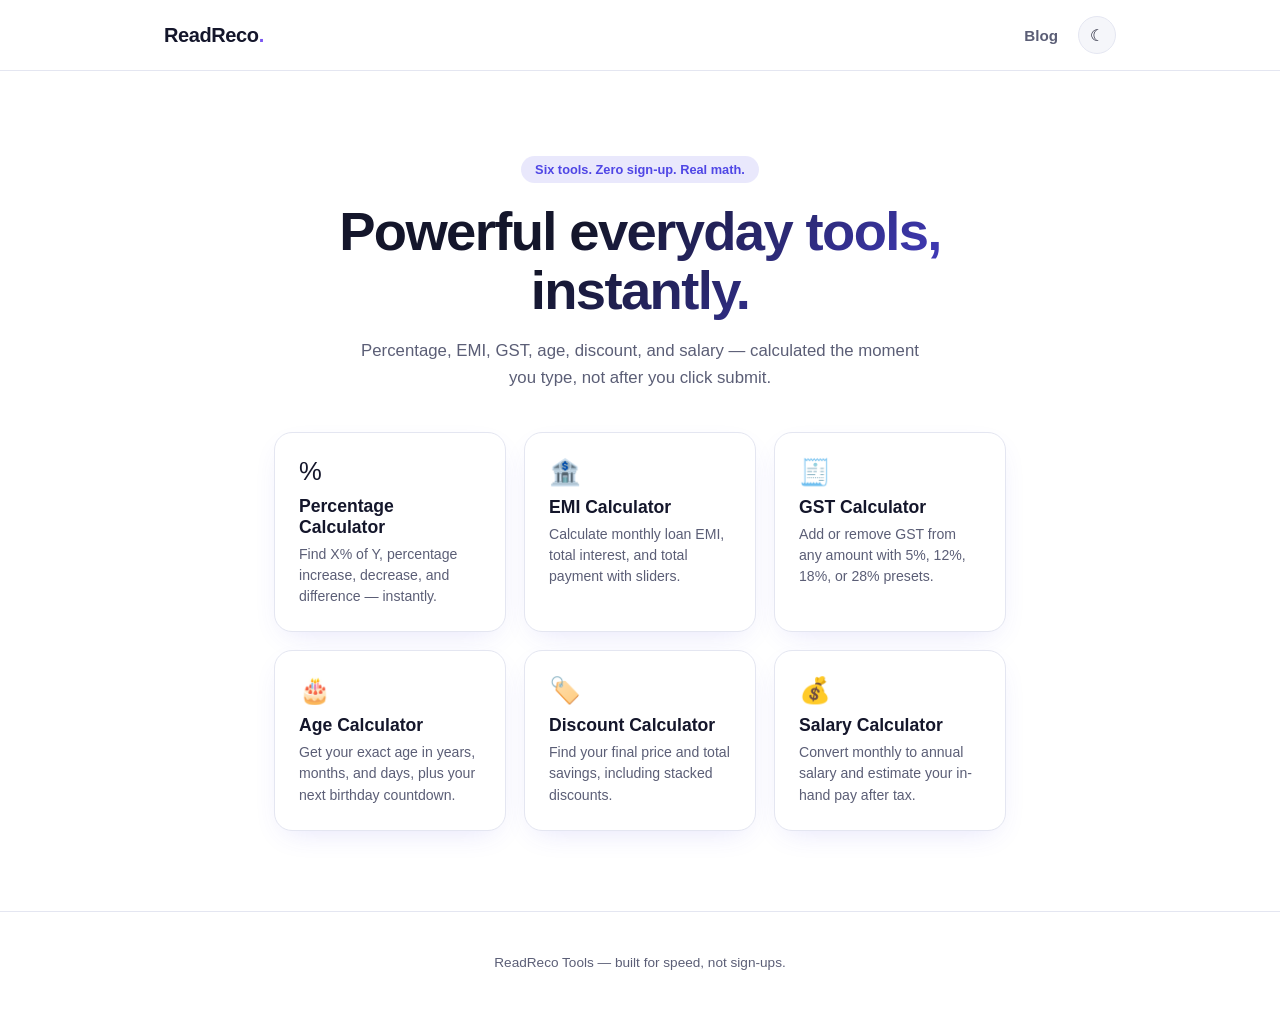
<file: index.html>
<!DOCTYPE html>
<html lang="en">
<head>
<link rel="icon" type="image/png" href="/file_00000000acd071faa40869727765b858.png">
<meta charset="UTF-8">
<meta name="google-site-verification" content="ooiYikCUSYYl7oL7rvIwSXwTyyVIKduasq4g6ekMvmU" />
<meta name="viewport" content="width=device-width, initial-scale=1.0">
<title>ReadReco Tools — Free Percentage, EMI, GST, Age, Discount & Salary Calculators</title>
<meta name="description" content="Free instant calculators for percentage, EMI, GST, age, discount, and salary. No sign-up required — just fast, accurate math.">
<link rel="canonical" href="https://www.readreco.in/">

<meta property="og:type" content="website">
<meta property="og:title" content="ReadReco Tools — Smart Everyday Calculators & Utility Tools">
<meta property="og:description" content="Free instant calculators for percentage, EMI, GST, age, discount, and salary.">
<meta property="og:url" content="https://www.readreco.in/">
<meta property="og:site_name" content="ReadReco Tools">

<meta name="twitter:card" content="summary">
<meta name="twitter:title" content="ReadReco Tools — Smart Everyday Calculators & Utility Tools">
<meta name="twitter:description" content="Free instant calculators for percentage, EMI, GST, age, discount, and salary.">

<link rel="stylesheet" href="style.css">
</head>
<body>

<header class="nav">
  <div class="nav-inner">
    <a href="index.html" class="logo">ReadReco<span>.</span></a>
    <div class="nav-links">
      <a href="blog.html">Blog</a>
      <button class="theme-toggle" id="themeToggle" aria-label="Toggle dark mode">☾</button>
    </div>
  </div>
</header>

<main>
  <section class="hero" id="top">
    <p class="eyebrow">Six tools. Zero sign-up. Real math.</p>
    <h1>Powerful everyday tools,<br>instantly.</h1>
    <p class="hero-sub">Percentage, EMI, GST, age, discount, and salary — calculated the moment you type, not after you click submit.</p>
  </section>

  <section class="tool-shell">
    <div class="card-grid">
    <a href="percentage-calculator.html" class="tool-card">
      <span class="icon">%</span>
      <h3>Percentage Calculator</h3>
      <p>Find X% of Y, percentage increase, decrease, and difference — instantly.</p>
    </a>
    <a href="emi-calculator.html" class="tool-card">
      <span class="icon">🏦</span>
      <h3>EMI Calculator</h3>
      <p>Calculate monthly loan EMI, total interest, and total payment with sliders.</p>
    </a>
    <a href="gst-calculator.html" class="tool-card">
      <span class="icon">🧾</span>
      <h3>GST Calculator</h3>
      <p>Add or remove GST from any amount with 5%, 12%, 18%, or 28% presets.</p>
    </a>
    <a href="age-calculator.html" class="tool-card">
      <span class="icon">🎂</span>
      <h3>Age Calculator</h3>
      <p>Get your exact age in years, months, and days, plus your next birthday countdown.</p>
    </a>
    <a href="discount-calculator.html" class="tool-card">
      <span class="icon">🏷️</span>
      <h3>Discount Calculator</h3>
      <p>Find your final price and total savings, including stacked discounts.</p>
    </a>
    <a href="salary-calculator.html" class="tool-card">
      <span class="icon">💰</span>
      <h3>Salary Calculator</h3>
      <p>Convert monthly to annual salary and estimate your in-hand pay after tax.</p>
    </a>
    </div>
  </section>
</main>

<footer class="site-footer">
  <p>ReadReco Tools — built for speed, not sign-ups.</p>
</footer>

<script src="script.js"></script>
</body>
</html>
</file>
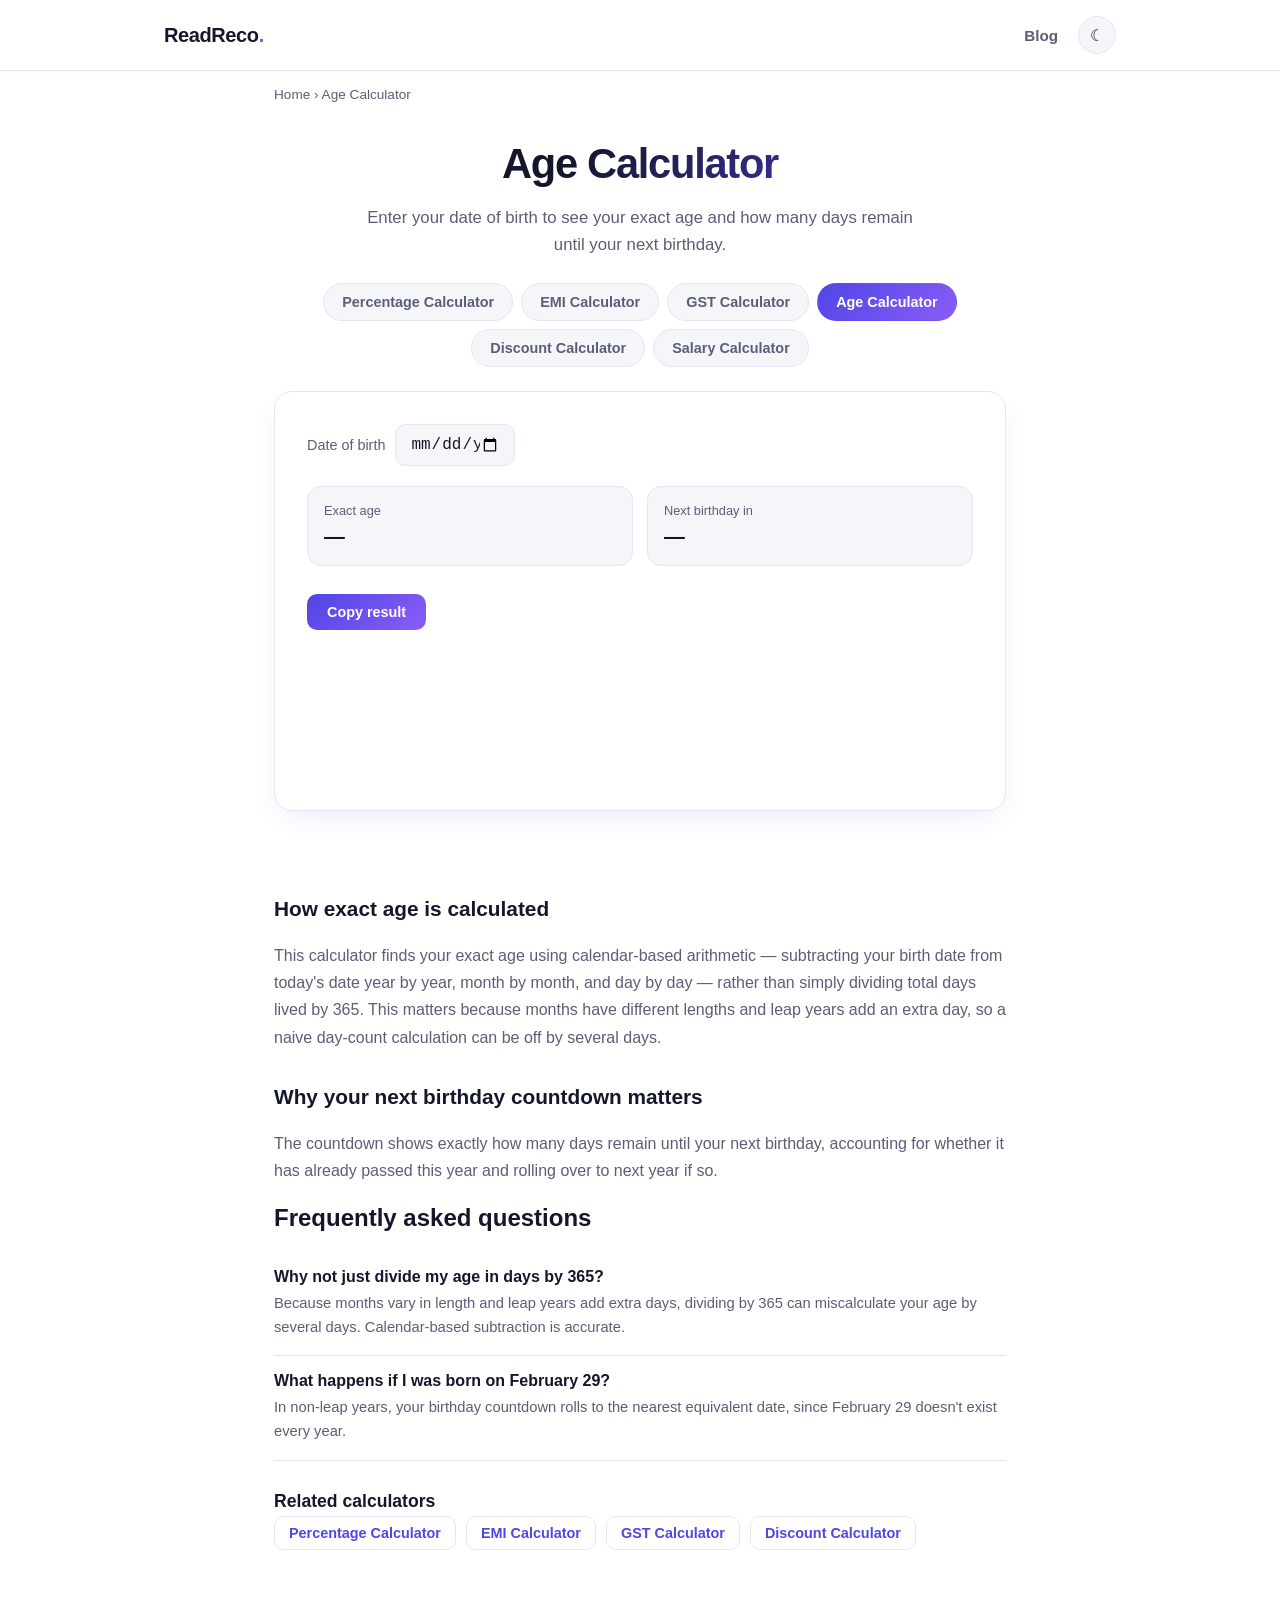
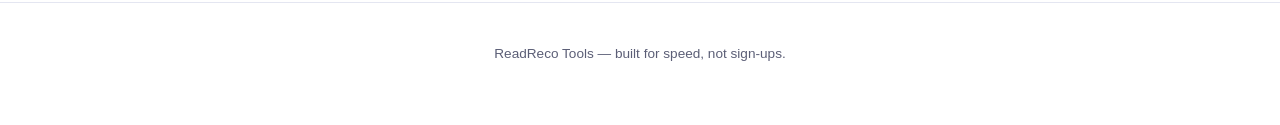
<file: age-calculator.html>
<!DOCTYPE html>
<html lang="en">
<head>
<meta charset="UTF-8">
<meta name="viewport" content="width=device-width, initial-scale=1.0">
<title>Age Calculator — Exact Age in Years, Months & Days | ReadReco Tools</title>
<meta name="description" content="Free age calculator. Enter your date of birth to get your exact age in years, months, and days, plus a countdown to your next birthday.">
<link rel="canonical" href="https://www.readreco.in/age-calculator.html">

<meta property="og:type" content="website">
<meta property="og:title" content="Age Calculator — Exact Age in Years, Months & Days | ReadReco Tools">
<meta property="og:description" content="Free age calculator. Enter your date of birth to get your exact age in years, months, and days, plus a countdown to your next birthday.">
<meta property="og:url" content="https://www.readreco.in/age-calculator.html">
<meta property="og:site_name" content="ReadReco Tools">

<meta name="twitter:card" content="summary">
<meta name="twitter:title" content="Age Calculator — Exact Age in Years, Months & Days | ReadReco Tools">
<meta name="twitter:description" content="Free age calculator. Enter your date of birth to get your exact age in years, months, and days, plus a countdown to your next birthday.">

<link rel="stylesheet" href="style.css">

<script type="application/ld+json">
{
  "@context": "https://schema.org",
  "@type": "WebApplication",
  "name": "Age Calculator",
  "url": "https://www.readreco.in/age-calculator.html",
  "description": "Free age calculator. Enter your date of birth to get your exact age in years, months, and days, plus a countdown to your next birthday.",
  "applicationCategory": "UtilitiesApplication",
  "operatingSystem": "Any",
  "offers": { "@type": "Offer", "price": "0", "priceCurrency": "USD" }
}
</script>
<script type="application/ld+json">
{
  "@context": "https://schema.org",
  "@type": "FAQPage",
  "mainEntity": [
    {
      "@type": "Question",
      "name": "Why not just divide my age in days by 365?",
      "acceptedAnswer": { "@type": "Answer", "text": "Because months vary in length and leap years add extra days, dividing by 365 can miscalculate your age by several days. Calendar-based subtraction is accurate." }
    },
    {
      "@type": "Question",
      "name": "What happens if I was born on February 29?",
      "acceptedAnswer": { "@type": "Answer", "text": "In non-leap years, your birthday countdown rolls to the nearest equivalent date, since February 29 doesn't exist every year." }
    }
  ]
}
</script>
</head>
<body>

<header class="nav">
  <div class="nav-inner">
    <a href="index.html" class="logo">ReadReco<span>.</span></a>
    <div class="nav-links">
      <a href="blog.html">Blog</a>
      <button class="theme-toggle" id="themeToggle" aria-label="Toggle dark mode">☾</button>
    </div>
  </div>
</header>

<nav class="breadcrumb"><a href="index.html">Home</a> &rsaquo; Age Calculator</nav>

<main>
  <section class="hero mini-hero">
    <h1>Age Calculator</h1>
    <p class="hero-sub">Enter your date of birth to see your exact age and how many days remain until your next birthday.</p>
  </section>

  <section class="tool-shell">
    <nav class="tool-nav">
      <a href="percentage-calculator.html" class="">Percentage Calculator</a>
      <a href="emi-calculator.html" class="">EMI Calculator</a>
      <a href="gst-calculator.html" class="">GST Calculator</a>
      <a href="age-calculator.html" class="current">Age Calculator</a>
      <a href="discount-calculator.html" class="">Discount Calculator</a>
      <a href="salary-calculator.html" class="">Salary Calculator</a>
    </nav>

    <section class="panel active" id="age">
      <div class="field-row">
        <label>Date of birth <input type="date" id="ageDob"></label>
      </div>
      <div class="result-grid">
        <div class="result-card"><span>Exact age</span><strong id="ageExact">—</strong></div>
        <div class="result-card"><span>Next birthday in</span><strong id="ageNextBday">—</strong></div>
      </div>
      <button class="copy-btn" data-copy-target="age">Copy result</button>
    </section>
  </section>

  <article class="seo-content">
    <h2>How exact age is calculated</h2>
    <p>This calculator finds your exact age using calendar-based arithmetic — subtracting your birth date from today's date year by year, month by month, and day by day — rather than simply dividing total days lived by 365. This matters because months have different lengths and leap years add an extra day, so a naive day-count calculation can be off by several days.</p>
    <h2>Why your next birthday countdown matters</h2>
    <p>The countdown shows exactly how many days remain until your next birthday, accounting for whether it has already passed this year and rolling over to next year if so.</p>
  </article>

  <section class="faq-section">
    <h2>Frequently asked questions</h2>
    <div class="faq-item">
        <h3>Why not just divide my age in days by 365?</h3>
        <p>Because months vary in length and leap years add extra days, dividing by 365 can miscalculate your age by several days. Calendar-based subtraction is accurate.</p>
      </div>
      <div class="faq-item">
        <h3>What happens if I was born on February 29?</h3>
        <p>In non-leap years, your birthday countdown rolls to the nearest equivalent date, since February 29 doesn't exist every year.</p>
      </div>
  </section>

  <section class="related-tools">
    <h2>Related calculators</h2>
    <ul>
        <li><a href="percentage-calculator.html">Percentage Calculator</a></li>
        <li><a href="emi-calculator.html">EMI Calculator</a></li>
        <li><a href="gst-calculator.html">GST Calculator</a></li>
        <li><a href="discount-calculator.html">Discount Calculator</a></li>
    </ul>
  </section>
</main>

<footer class="site-footer">
  <p>ReadReco Tools — built for speed, not sign-ups.</p>
</footer>

<script src="script.js"></script>
</body>
</html>
</file>
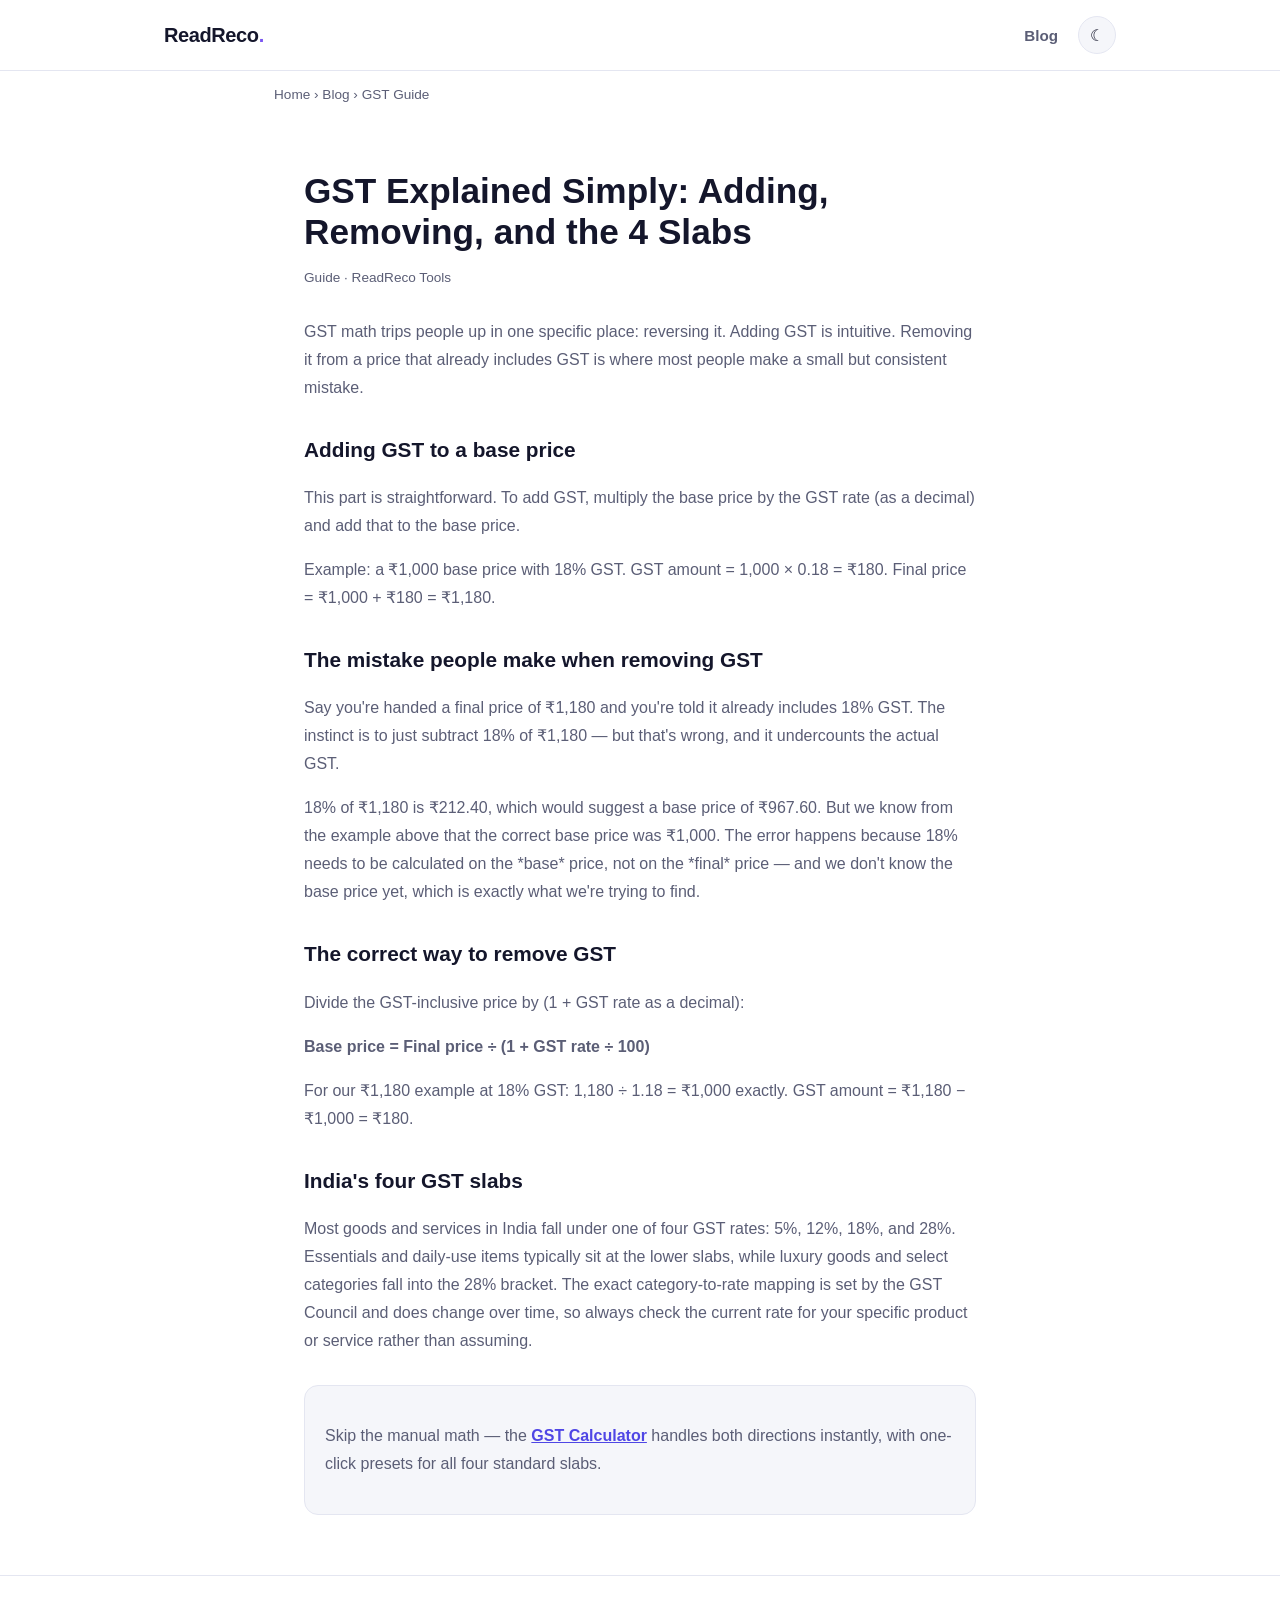
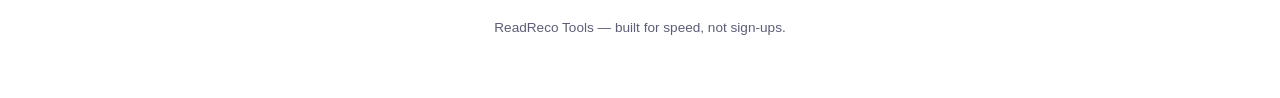
<file: blog-gst-explained-simply.html>
<!DOCTYPE html>
<html lang="en">
<head>
<meta charset="UTF-8">
<meta name="viewport" content="width=device-width, initial-scale=1.0">
<title>GST Explained Simply: Adding, Removing, and the 4 Slabs | ReadReco Tools</title>
<meta name="description" content="The difference between GST-exclusive and GST-inclusive prices, why you can't just subtract the percentage to reverse it, and India's 4 GST slabs explained.">
<link rel="canonical" href="https://www.readreco.in/blog-gst-explained-simply.html">

<meta property="og:type" content="article">
<meta property="og:title" content="GST Explained Simply: Adding, Removing, and the 4 Slabs">
<meta property="og:description" content="Why you can't just subtract a GST percentage to reverse it, and how the math actually works.">
<meta property="og:url" content="https://www.readreco.in/blog-gst-explained-simply.html">

<link rel="stylesheet" href="style.css">

<script type="application/ld+json">
{
  "@context": "https://schema.org",
  "@type": "Article",
  "headline": "GST Explained Simply: Adding, Removing, and the 4 Slabs",
  "description": "The math behind adding and removing GST, explained plainly.",
  "author": { "@type": "Organization", "name": "ReadReco Tools" },
  "publisher": { "@type": "Organization", "name": "ReadReco Tools" }
}
</script>
</head>
<body>

<header class="nav">
  <div class="nav-inner">
    <a href="index.html" class="logo">ReadReco<span>.</span></a>
    <div class="nav-links">
      <a href="blog.html">Blog</a>
      <button class="theme-toggle" id="themeToggle" aria-label="Toggle dark mode">☾</button>
    </div>
  </div>
</header>

<nav class="breadcrumb"><a href="index.html">Home</a> &rsaquo; <a href="blog.html">Blog</a> &rsaquo; GST Guide</nav>

<article class="blog-article">
  <h1>GST Explained Simply: Adding, Removing, and the 4 Slabs</h1>
  <p class="blog-meta">Guide · ReadReco Tools</p>

  <p>GST math trips people up in one specific place: reversing it. Adding GST is intuitive. Removing it from a price that already includes GST is where most people make a small but consistent mistake.</p>

  <h2>Adding GST to a base price</h2>
  <p>This part is straightforward. To add GST, multiply the base price by the GST rate (as a decimal) and add that to the base price.</p>
  <p>Example: a ₹1,000 base price with 18% GST. GST amount = 1,000 × 0.18 = ₹180. Final price = ₹1,000 + ₹180 = ₹1,180.</p>

  <h2>The mistake people make when removing GST</h2>
  <p>Say you're handed a final price of ₹1,180 and you're told it already includes 18% GST. The instinct is to just subtract 18% of ₹1,180 — but that's wrong, and it undercounts the actual GST.</p>
  <p>18% of ₹1,180 is ₹212.40, which would suggest a base price of ₹967.60. But we know from the example above that the correct base price was ₹1,000. The error happens because 18% needs to be calculated on the *base* price, not on the *final* price — and we don't know the base price yet, which is exactly what we're trying to find.</p>

  <h2>The correct way to remove GST</h2>
  <p>Divide the GST-inclusive price by (1 + GST rate as a decimal):</p>
  <p><strong>Base price = Final price ÷ (1 + GST rate ÷ 100)</strong></p>
  <p>For our ₹1,180 example at 18% GST: 1,180 ÷ 1.18 = ₹1,000 exactly. GST amount = ₹1,180 − ₹1,000 = ₹180.</p>

  <h2>India's four GST slabs</h2>
  <p>Most goods and services in India fall under one of four GST rates: 5%, 12%, 18%, and 28%. Essentials and daily-use items typically sit at the lower slabs, while luxury goods and select categories fall into the 28% bracket. The exact category-to-rate mapping is set by the GST Council and does change over time, so always check the current rate for your specific product or service rather than assuming.</p>

  <div class="blog-cta">
    <p>Skip the manual math — the <a href="gst-calculator.html">GST Calculator</a> handles both directions instantly, with one-click presets for all four standard slabs.</p>
  </div>
</article>

<footer class="site-footer">
  <p>ReadReco Tools — built for speed, not sign-ups.</p>
</footer>

<script src="script.js"></script>
</body>
</html>
</file>
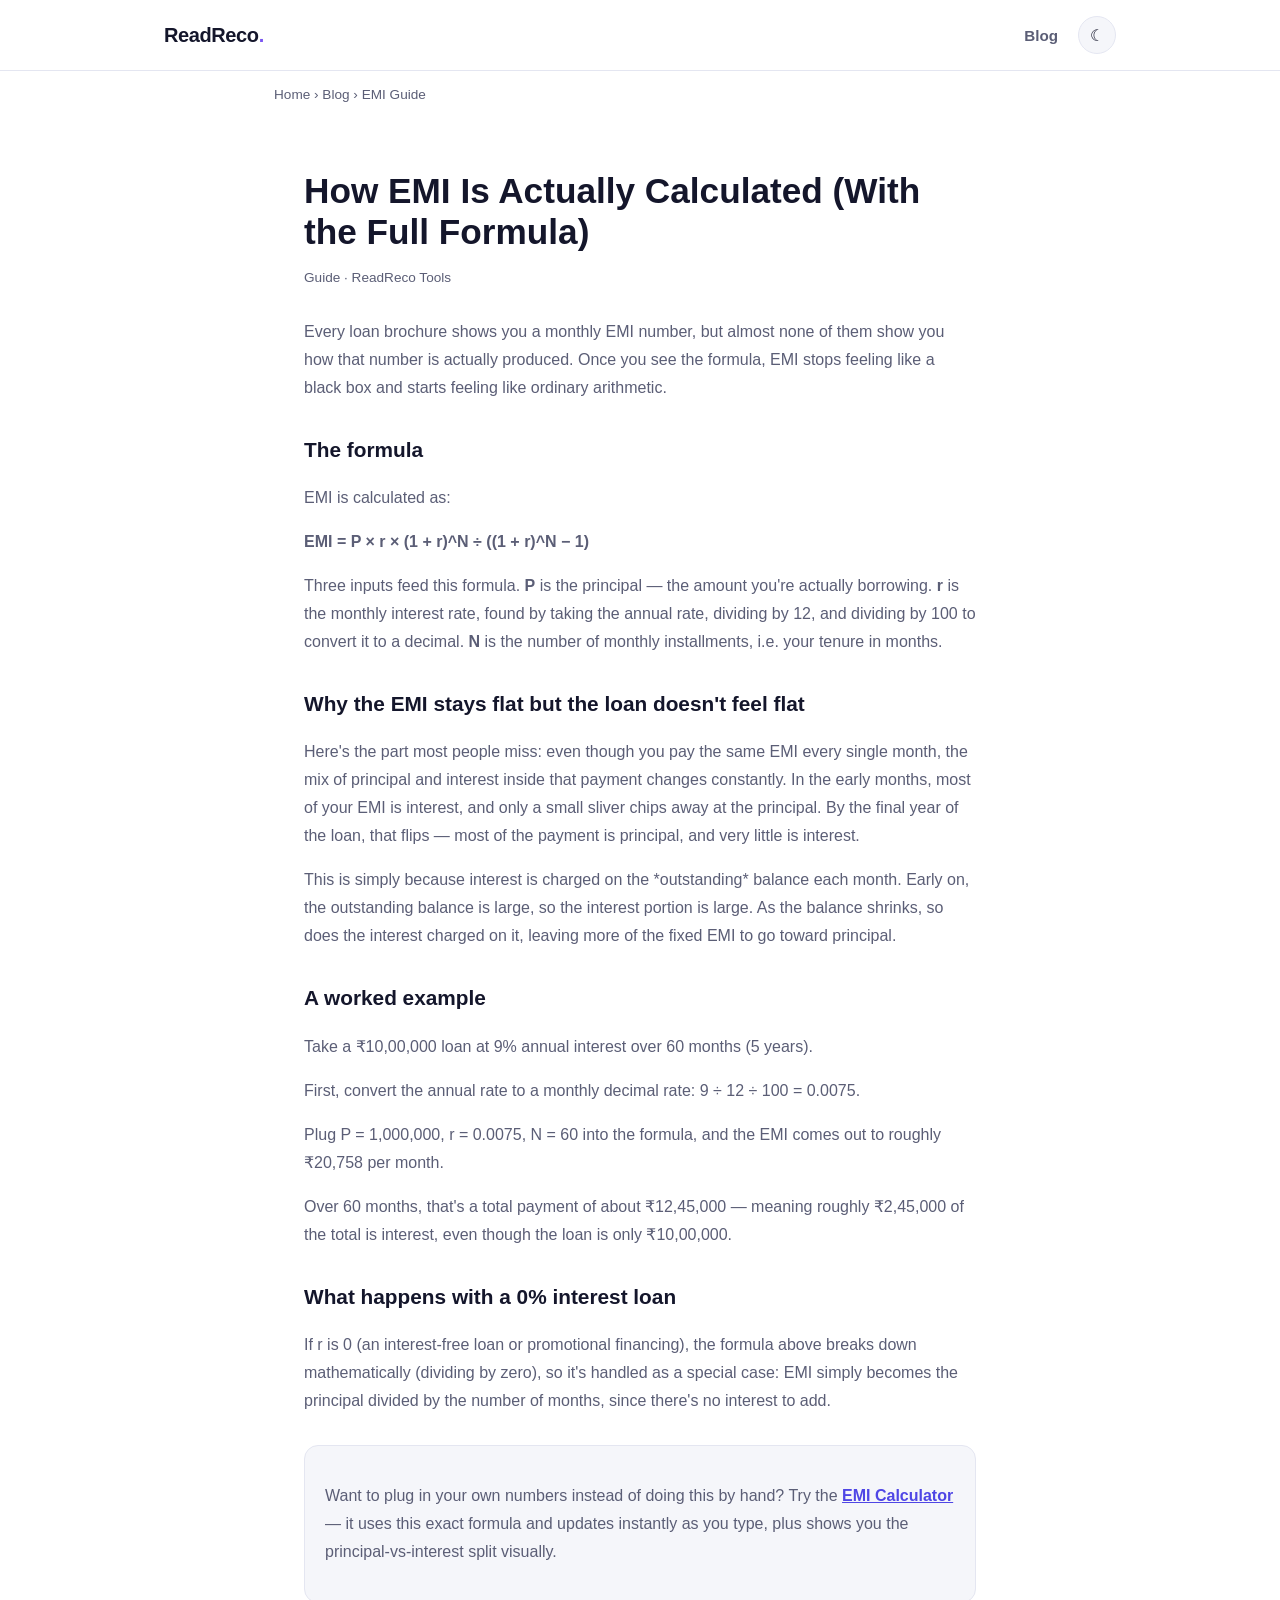
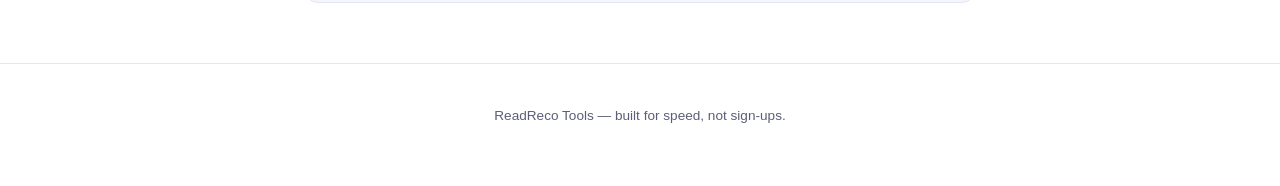
<file: blog-how-emi-is-calculated.html>
<!DOCTYPE html>
<html lang="en">
<head>
<meta charset="UTF-8">
<meta name="viewport" content="width=device-width, initial-scale=1.0">
<title>How EMI Is Actually Calculated (With the Full Formula) | ReadReco Tools</title>
<meta name="description" content="A plain-English breakdown of the EMI formula — what P, r, and N mean, why the principal/interest split shifts each month, and a worked example.">
<link rel="canonical" href="https://www.readreco.in/blog-how-emi-is-calculated.html">

<meta property="og:type" content="article">
<meta property="og:title" content="How EMI Is Actually Calculated (With the Full Formula)">
<meta property="og:description" content="What P, r, and N mean in the EMI formula, and why your EMI stays flat while the interest/principal split shifts underneath it.">
<meta property="og:url" content="https://www.readreco.in/blog-how-emi-is-calculated.html">

<link rel="stylesheet" href="style.css">

<script type="application/ld+json">
{
  "@context": "https://schema.org",
  "@type": "Article",
  "headline": "How EMI Is Actually Calculated (With the Full Formula)",
  "description": "A plain-English breakdown of the EMI formula and a worked example.",
  "author": { "@type": "Organization", "name": "ReadReco Tools" },
  "publisher": { "@type": "Organization", "name": "ReadReco Tools" }
}
</script>
</head>
<body>

<header class="nav">
  <div class="nav-inner">
    <a href="index.html" class="logo">ReadReco<span>.</span></a>
    <div class="nav-links">
      <a href="blog.html">Blog</a>
      <button class="theme-toggle" id="themeToggle" aria-label="Toggle dark mode">☾</button>
    </div>
  </div>
</header>

<nav class="breadcrumb"><a href="index.html">Home</a> &rsaquo; <a href="blog.html">Blog</a> &rsaquo; EMI Guide</nav>

<article class="blog-article">
  <h1>How EMI Is Actually Calculated (With the Full Formula)</h1>
  <p class="blog-meta">Guide · ReadReco Tools</p>

  <p>Every loan brochure shows you a monthly EMI number, but almost none of them show you how that number is actually produced. Once you see the formula, EMI stops feeling like a black box and starts feeling like ordinary arithmetic.</p>

  <h2>The formula</h2>
  <p>EMI is calculated as:</p>
  <p><strong>EMI = P × r × (1 + r)^N ÷ ((1 + r)^N − 1)</strong></p>
  <p>Three inputs feed this formula. <strong>P</strong> is the principal — the amount you're actually borrowing. <strong>r</strong> is the monthly interest rate, found by taking the annual rate, dividing by 12, and dividing by 100 to convert it to a decimal. <strong>N</strong> is the number of monthly installments, i.e. your tenure in months.</p>

  <h2>Why the EMI stays flat but the loan doesn't feel flat</h2>
  <p>Here's the part most people miss: even though you pay the same EMI every single month, the mix of principal and interest inside that payment changes constantly. In the early months, most of your EMI is interest, and only a small sliver chips away at the principal. By the final year of the loan, that flips — most of the payment is principal, and very little is interest.</p>
  <p>This is simply because interest is charged on the *outstanding* balance each month. Early on, the outstanding balance is large, so the interest portion is large. As the balance shrinks, so does the interest charged on it, leaving more of the fixed EMI to go toward principal.</p>

  <h2>A worked example</h2>
  <p>Take a ₹10,00,000 loan at 9% annual interest over 60 months (5 years).</p>
  <p>First, convert the annual rate to a monthly decimal rate: 9 ÷ 12 ÷ 100 = 0.0075.</p>
  <p>Plug P = 1,000,000, r = 0.0075, N = 60 into the formula, and the EMI comes out to roughly ₹20,758 per month.</p>
  <p>Over 60 months, that's a total payment of about ₹12,45,000 — meaning roughly ₹2,45,000 of the total is interest, even though the loan is only ₹10,00,000.</p>

  <h2>What happens with a 0% interest loan</h2>
  <p>If r is 0 (an interest-free loan or promotional financing), the formula above breaks down mathematically (dividing by zero), so it's handled as a special case: EMI simply becomes the principal divided by the number of months, since there's no interest to add.</p>

  <div class="blog-cta">
    <p>Want to plug in your own numbers instead of doing this by hand? Try the <a href="emi-calculator.html">EMI Calculator</a> — it uses this exact formula and updates instantly as you type, plus shows you the principal-vs-interest split visually.</p>
  </div>
</article>

<footer class="site-footer">
  <p>ReadReco Tools — built for speed, not sign-ups.</p>
</footer>

<script src="script.js"></script>
</body>
</html>
</file>
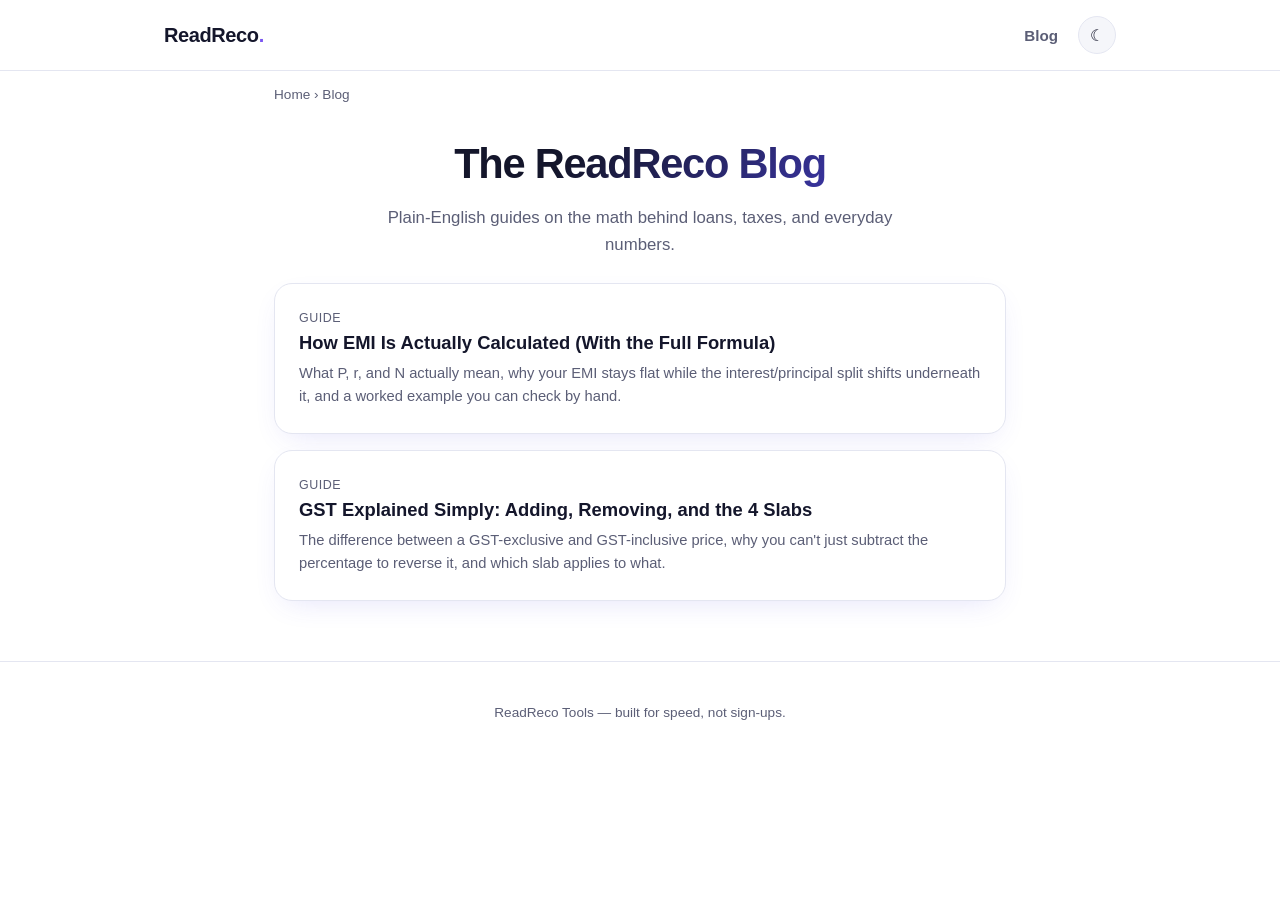
<file: blog.html>
<!DOCTYPE html>
<html lang="en">
<head>
<meta charset="UTF-8">
<meta name="viewport" content="width=device-width, initial-scale=1.0">
<title>Blog — Guides on EMI, GST, Percentages & More | ReadReco Tools</title>
<meta name="description" content="Plain-English guides on EMI, GST, percentages, and everyday money math — from the team behind ReadReco Tools calculators.">
<link rel="canonical" href="https://www.readreco.in/blog.html">
<link rel="stylesheet" href="style.css">
</head>
<body>

<header class="nav">
  <div class="nav-inner">
    <a href="index.html" class="logo">ReadReco<span>.</span></a>
    <div class="nav-links">
      <a href="blog.html">Blog</a>
      <button class="theme-toggle" id="themeToggle" aria-label="Toggle dark mode">☾</button>
    </div>
  </div>
</header>

<nav class="breadcrumb"><a href="index.html">Home</a> &rsaquo; Blog</nav>

<main>
  <section class="hero mini-hero">
    <h1>The ReadReco Blog</h1>
    <p class="hero-sub">Plain-English guides on the math behind loans, taxes, and everyday numbers.</p>
  </section>

  <section class="blog-list">
    <a href="blog-how-emi-is-calculated.html" class="blog-card">
      <span class="blog-date">Guide</span>
      <h3>How EMI Is Actually Calculated (With the Full Formula)</h3>
      <p>What P, r, and N actually mean, why your EMI stays flat while the interest/principal split shifts underneath it, and a worked example you can check by hand.</p>
    </a>

    <a href="blog-gst-explained-simply.html" class="blog-card">
      <span class="blog-date">Guide</span>
      <h3>GST Explained Simply: Adding, Removing, and the 4 Slabs</h3>
      <p>The difference between a GST-exclusive and GST-inclusive price, why you can't just subtract the percentage to reverse it, and which slab applies to what.</p>
    </a>
  </section>
</main>

<footer class="site-footer">
  <p>ReadReco Tools — built for speed, not sign-ups.</p>
</footer>

<script src="script.js"></script>
</body>
</html>
</file>
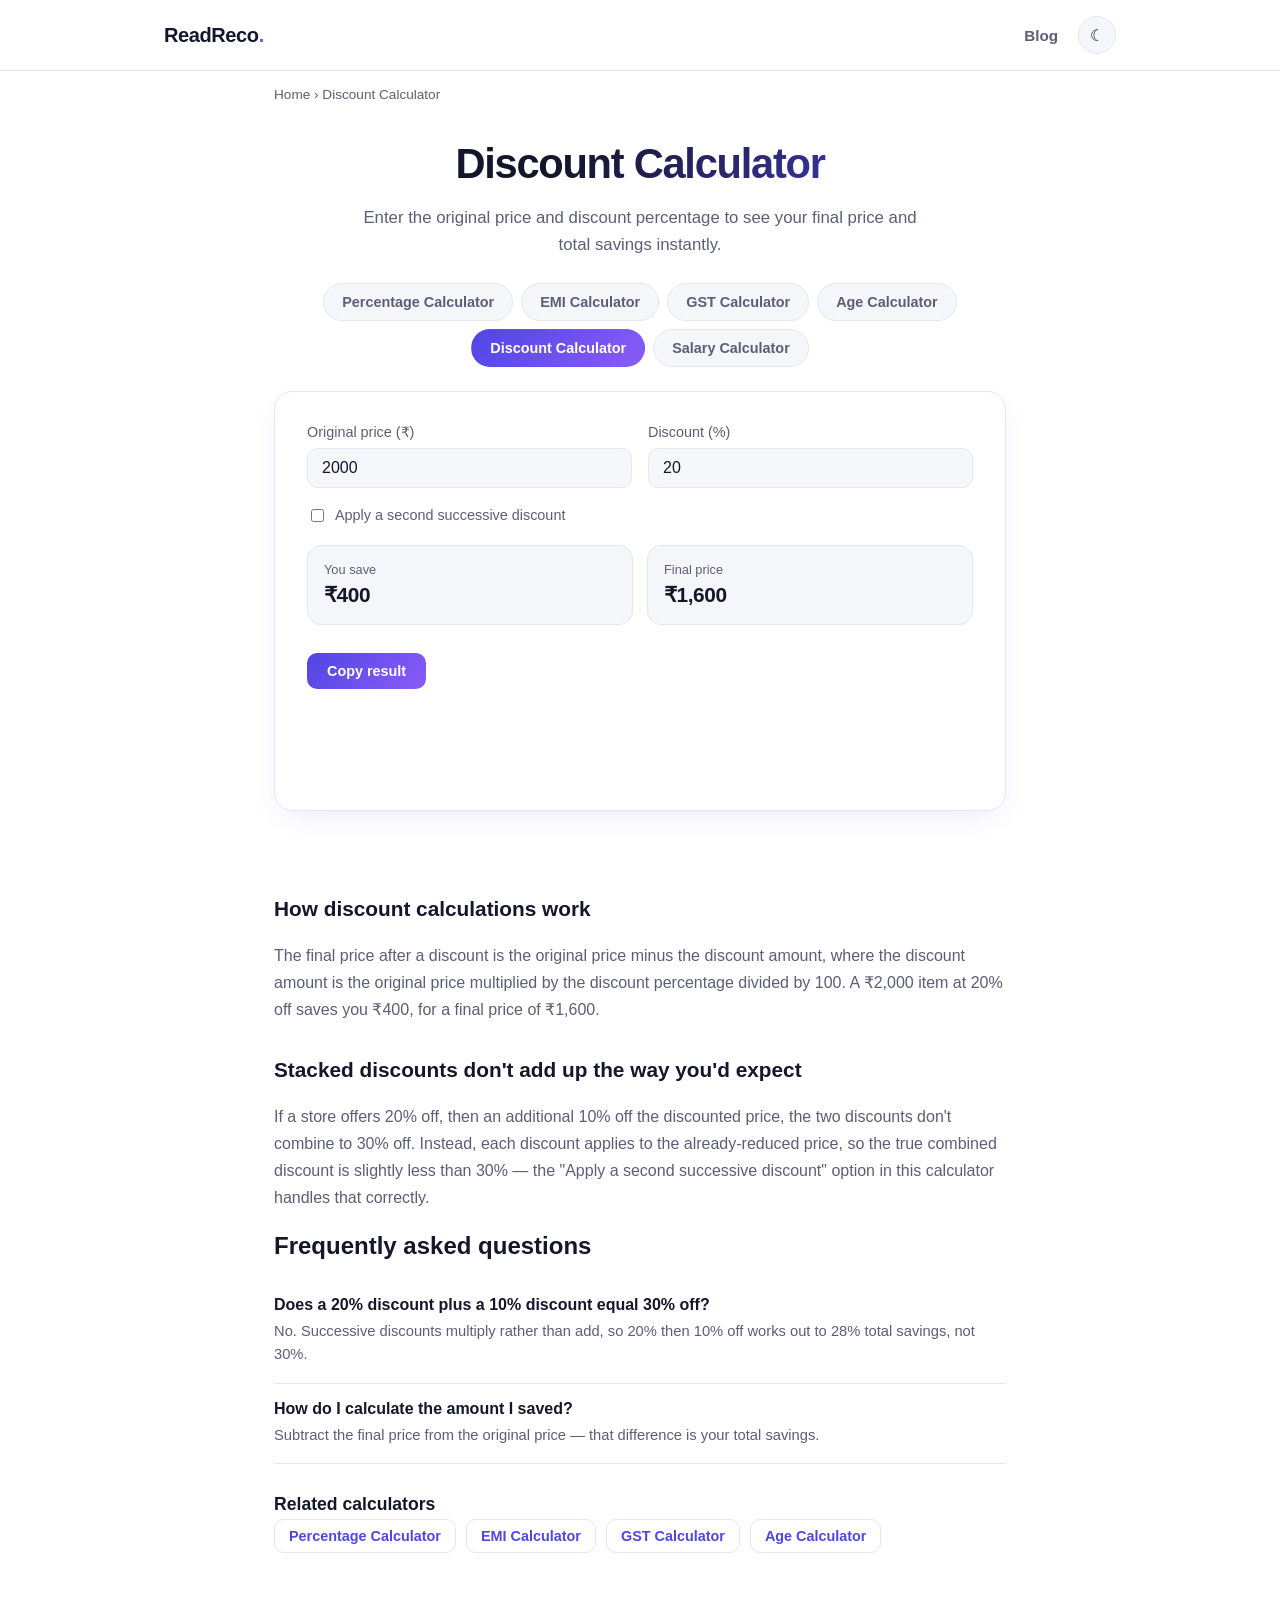
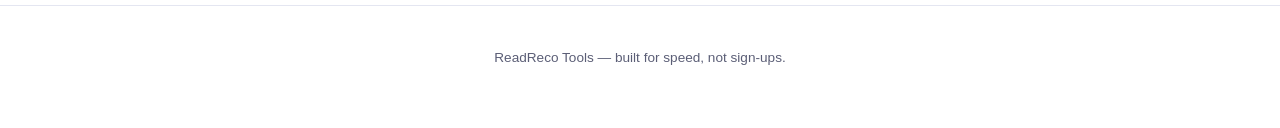
<file: discount-calculator.html>
<!DOCTYPE html>
<html lang="en">
<head>
<meta charset="UTF-8">
<meta name="viewport" content="width=device-width, initial-scale=1.0">
<title>Discount Calculator — Final Price & Amount Saved | ReadReco Tools</title>
<meta name="description" content="Free discount calculator. Enter the original price and discount percentage to see the final price and how much you save, including stacked discounts.">
<link rel="canonical" href="https://www.readreco.in/discount-calculator.html">

<meta property="og:type" content="website">
<meta property="og:title" content="Discount Calculator — Final Price & Amount Saved | ReadReco Tools">
<meta property="og:description" content="Free discount calculator. Enter the original price and discount percentage to see the final price and how much you save, including stacked discounts.">
<meta property="og:url" content="https://www.readreco.in/discount-calculator.html">
<meta property="og:site_name" content="ReadReco Tools">

<meta name="twitter:card" content="summary">
<meta name="twitter:title" content="Discount Calculator — Final Price & Amount Saved | ReadReco Tools">
<meta name="twitter:description" content="Free discount calculator. Enter the original price and discount percentage to see the final price and how much you save, including stacked discounts.">

<link rel="stylesheet" href="style.css">

<script type="application/ld+json">
{
  "@context": "https://schema.org",
  "@type": "WebApplication",
  "name": "Discount Calculator",
  "url": "https://www.readreco.in/discount-calculator.html",
  "description": "Free discount calculator. Enter the original price and discount percentage to see the final price and how much you save, including stacked discounts.",
  "applicationCategory": "UtilitiesApplication",
  "operatingSystem": "Any",
  "offers": { "@type": "Offer", "price": "0", "priceCurrency": "USD" }
}
</script>
<script type="application/ld+json">
{
  "@context": "https://schema.org",
  "@type": "FAQPage",
  "mainEntity": [
    {
      "@type": "Question",
      "name": "Does a 20% discount plus a 10% discount equal 30% off?",
      "acceptedAnswer": { "@type": "Answer", "text": "No. Successive discounts multiply rather than add, so 20% then 10% off works out to 28% total savings, not 30%." }
    },
    {
      "@type": "Question",
      "name": "How do I calculate the amount I saved?",
      "acceptedAnswer": { "@type": "Answer", "text": "Subtract the final price from the original price — that difference is your total savings." }
    }
  ]
}
</script>
</head>
<body>

<header class="nav">
  <div class="nav-inner">
    <a href="index.html" class="logo">ReadReco<span>.</span></a>
    <div class="nav-links">
      <a href="blog.html">Blog</a>
      <button class="theme-toggle" id="themeToggle" aria-label="Toggle dark mode">☾</button>
    </div>
  </div>
</header>

<nav class="breadcrumb"><a href="index.html">Home</a> &rsaquo; Discount Calculator</nav>

<main>
  <section class="hero mini-hero">
    <h1>Discount Calculator</h1>
    <p class="hero-sub">Enter the original price and discount percentage to see your final price and total savings instantly.</p>
  </section>

  <section class="tool-shell">
    <nav class="tool-nav">
      <a href="percentage-calculator.html" class="">Percentage Calculator</a>
      <a href="emi-calculator.html" class="">EMI Calculator</a>
      <a href="gst-calculator.html" class="">GST Calculator</a>
      <a href="age-calculator.html" class="">Age Calculator</a>
      <a href="discount-calculator.html" class="current">Discount Calculator</a>
      <a href="salary-calculator.html" class="">Salary Calculator</a>
    </nav>

    <section class="panel active" id="discount">
      <div class="field-grid">
        <label>Original price (₹) <input type="number" id="discOriginal" value="2000"></label>
        <label>Discount (%) <input type="number" id="discPercent" value="20"></label>
      </div>
      <label class="checkbox-row"><input type="checkbox" id="discStack"> Apply a second successive discount</label>
      <div class="field-row" id="discStackRow" style="display:none">
        <label>Second discount (%) <input type="number" id="discPercent2" value="10"></label>
      </div>
      <div class="result-grid">
        <div class="result-card"><span>You save</span><strong id="discSaved">₹0</strong></div>
        <div class="result-card"><span>Final price</span><strong id="discFinal">₹0</strong></div>
      </div>
      <button class="copy-btn" data-copy-target="discount">Copy result</button>
    </section>
  </section>

  <article class="seo-content">
    <h2>How discount calculations work</h2>
    <p>The final price after a discount is the original price minus the discount amount, where the discount amount is the original price multiplied by the discount percentage divided by 100. A ₹2,000 item at 20% off saves you ₹400, for a final price of ₹1,600.</p>
    <h2>Stacked discounts don't add up the way you'd expect</h2>
    <p>If a store offers 20% off, then an additional 10% off the discounted price, the two discounts don't combine to 30% off. Instead, each discount applies to the already-reduced price, so the true combined discount is slightly less than 30% — the "Apply a second successive discount" option in this calculator handles that correctly.</p>
  </article>

  <section class="faq-section">
    <h2>Frequently asked questions</h2>
    <div class="faq-item">
        <h3>Does a 20% discount plus a 10% discount equal 30% off?</h3>
        <p>No. Successive discounts multiply rather than add, so 20% then 10% off works out to 28% total savings, not 30%.</p>
      </div>
      <div class="faq-item">
        <h3>How do I calculate the amount I saved?</h3>
        <p>Subtract the final price from the original price — that difference is your total savings.</p>
      </div>
  </section>

  <section class="related-tools">
    <h2>Related calculators</h2>
    <ul>
        <li><a href="percentage-calculator.html">Percentage Calculator</a></li>
        <li><a href="emi-calculator.html">EMI Calculator</a></li>
        <li><a href="gst-calculator.html">GST Calculator</a></li>
        <li><a href="age-calculator.html">Age Calculator</a></li>
    </ul>
  </section>
</main>

<footer class="site-footer">
  <p>ReadReco Tools — built for speed, not sign-ups.</p>
</footer>

<script src="script.js"></script>
</body>
</html>
</file>
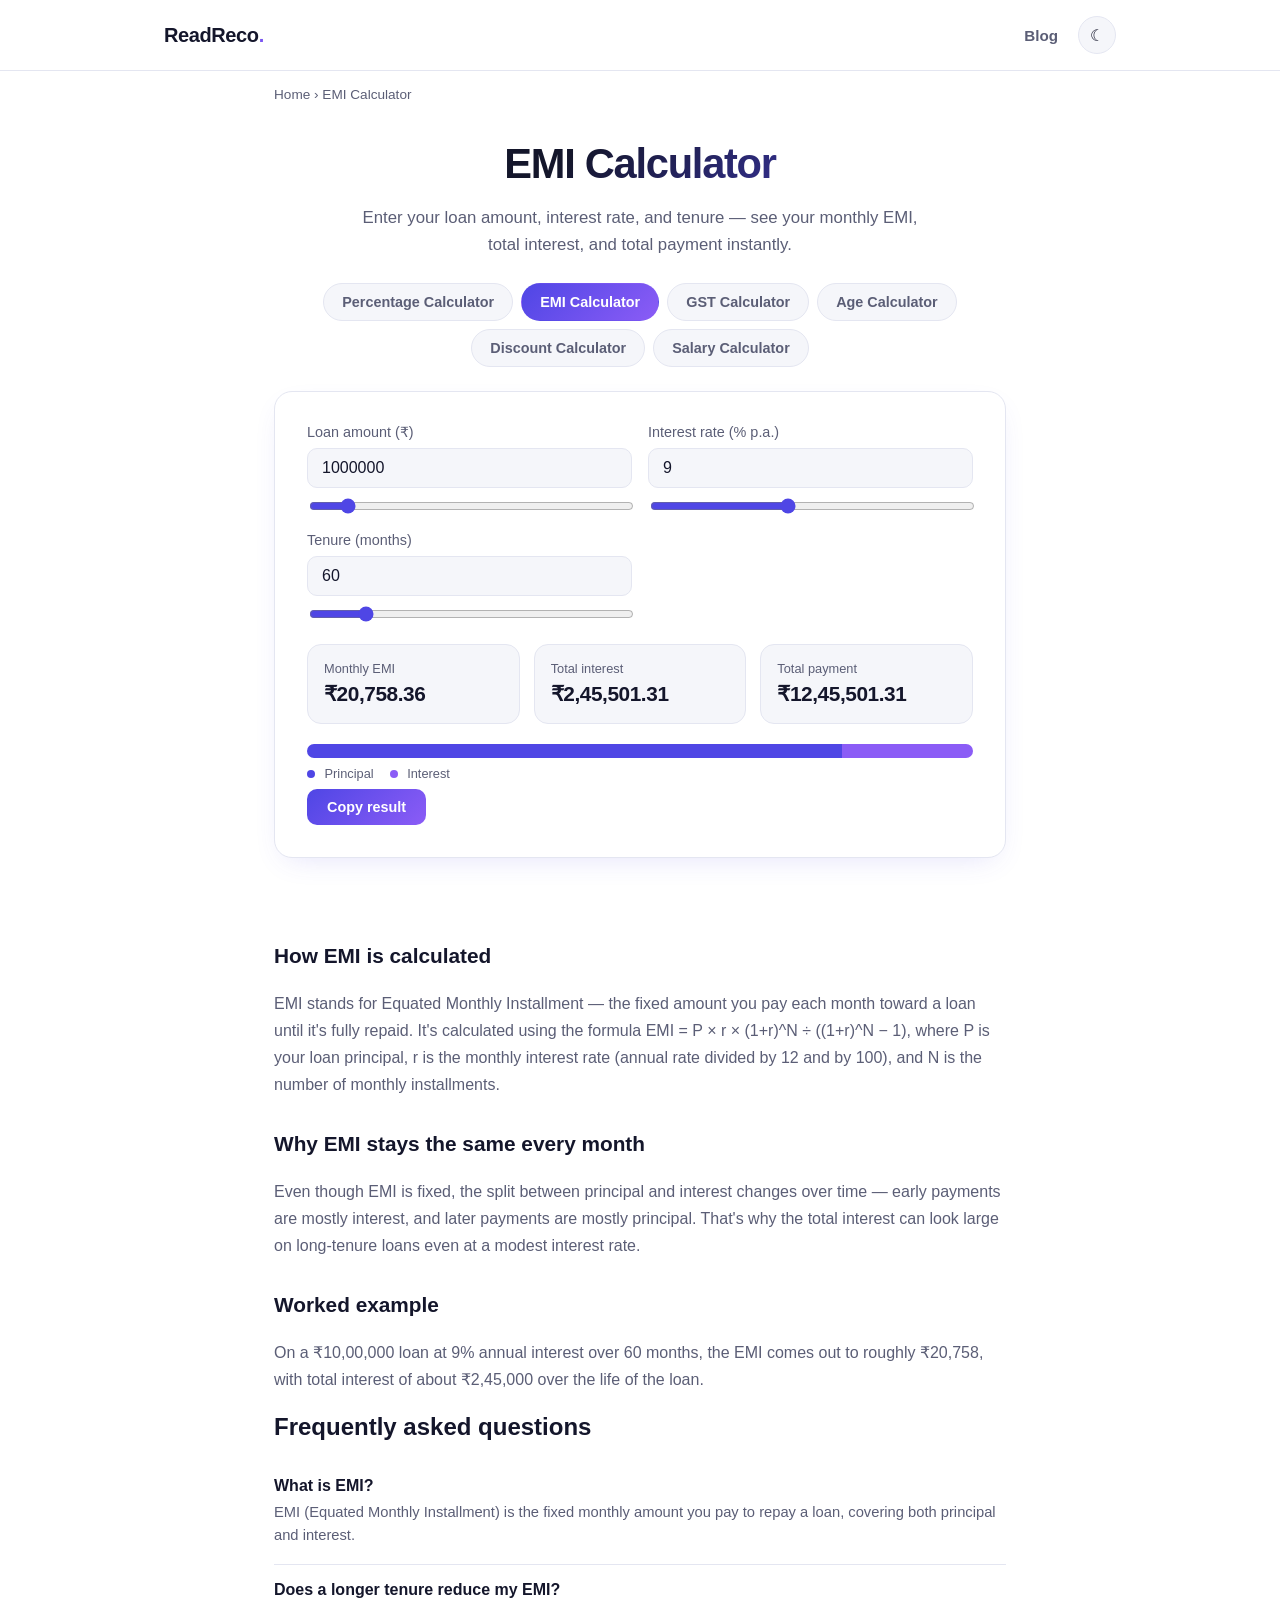
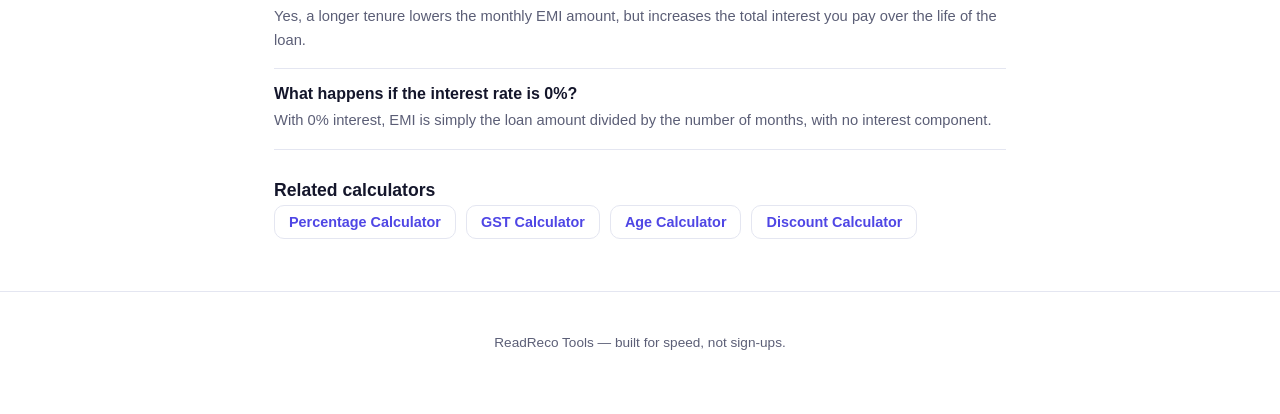
<file: emi-calculator.html>
<!DOCTYPE html>
<html lang="en">
<head>
<meta charset="UTF-8">
<meta name="viewport" content="width=device-width, initial-scale=1.0">
<title>EMI Calculator — Calculate Monthly Loan EMI & Total Interest | ReadReco Tools</title>
<meta name="description" content="Free EMI calculator for home loans, car loans, and personal loans. Enter loan amount, interest rate, and tenure to see your monthly EMI instantly.">
<link rel="canonical" href="https://www.readreco.in/emi-calculator.html">

<meta property="og:type" content="website">
<meta property="og:title" content="EMI Calculator — Calculate Monthly Loan EMI & Total Interest | ReadReco Tools">
<meta property="og:description" content="Free EMI calculator for home loans, car loans, and personal loans. Enter loan amount, interest rate, and tenure to see your monthly EMI instantly.">
<meta property="og:url" content="https://www.readreco.in/emi-calculator.html">
<meta property="og:site_name" content="ReadReco Tools">

<meta name="twitter:card" content="summary">
<meta name="twitter:title" content="EMI Calculator — Calculate Monthly Loan EMI & Total Interest | ReadReco Tools">
<meta name="twitter:description" content="Free EMI calculator for home loans, car loans, and personal loans. Enter loan amount, interest rate, and tenure to see your monthly EMI instantly.">

<link rel="stylesheet" href="style.css">

<script type="application/ld+json">
{
  "@context": "https://schema.org",
  "@type": "WebApplication",
  "name": "EMI Calculator",
  "url": "https://www.readreco.in/emi-calculator.html",
  "description": "Free EMI calculator for home loans, car loans, and personal loans. Enter loan amount, interest rate, and tenure to see your monthly EMI instantly.",
  "applicationCategory": "UtilitiesApplication",
  "operatingSystem": "Any",
  "offers": { "@type": "Offer", "price": "0", "priceCurrency": "USD" }
}
</script>
<script type="application/ld+json">
{
  "@context": "https://schema.org",
  "@type": "FAQPage",
  "mainEntity": [
    {
      "@type": "Question",
      "name": "What is EMI?",
      "acceptedAnswer": { "@type": "Answer", "text": "EMI (Equated Monthly Installment) is the fixed monthly amount you pay to repay a loan, covering both principal and interest." }
    },
    {
      "@type": "Question",
      "name": "Does a longer tenure reduce my EMI?",
      "acceptedAnswer": { "@type": "Answer", "text": "Yes, a longer tenure lowers the monthly EMI amount, but increases the total interest you pay over the life of the loan." }
    },
    {
      "@type": "Question",
      "name": "What happens if the interest rate is 0%?",
      "acceptedAnswer": { "@type": "Answer", "text": "With 0% interest, EMI is simply the loan amount divided by the number of months, with no interest component." }
    }
  ]
}
</script>
</head>
<body>

<header class="nav">
  <div class="nav-inner">
    <a href="index.html" class="logo">ReadReco<span>.</span></a>
    <div class="nav-links">
      <a href="blog.html">Blog</a>
      <button class="theme-toggle" id="themeToggle" aria-label="Toggle dark mode">☾</button>
    </div>
  </div>
</header>

<nav class="breadcrumb"><a href="index.html">Home</a> &rsaquo; EMI Calculator</nav>

<main>
  <section class="hero mini-hero">
    <h1>EMI Calculator</h1>
    <p class="hero-sub">Enter your loan amount, interest rate, and tenure — see your monthly EMI, total interest, and total payment instantly.</p>
  </section>

  <section class="tool-shell">
    <nav class="tool-nav">
      <a href="percentage-calculator.html" class="">Percentage Calculator</a>
      <a href="emi-calculator.html" class="current">EMI Calculator</a>
      <a href="gst-calculator.html" class="">GST Calculator</a>
      <a href="age-calculator.html" class="">Age Calculator</a>
      <a href="discount-calculator.html" class="">Discount Calculator</a>
      <a href="salary-calculator.html" class="">Salary Calculator</a>
    </nav>

    <section class="panel active" id="emi">
      <div class="field-grid">
        <label>Loan amount (₹)
          <input type="number" id="emiPrincipal" value="1000000">
          <input type="range" id="emiPrincipalRange" min="10000" max="10000000" step="10000" value="1000000">
        </label>
        <label>Interest rate (% p.a.)
          <input type="number" id="emiRate" value="9" step="0.1">
          <input type="range" id="emiRateRange" min="1" max="20" step="0.1" value="9">
        </label>
        <label>Tenure (months)
          <input type="number" id="emiTenure" value="60">
          <input type="range" id="emiTenureRange" min="3" max="360" step="1" value="60">
        </label>
      </div>
      <div class="result-grid">
        <div class="result-card"><span>Monthly EMI</span><strong id="emiMonthly">₹0</strong></div>
        <div class="result-card"><span>Total interest</span><strong id="emiInterest">₹0</strong></div>
        <div class="result-card"><span>Total payment</span><strong id="emiTotal">₹0</strong></div>
      </div>
      <div class="bar-viz">
        <div class="bar principal" id="emiBarPrincipal"></div>
        <div class="bar interest" id="emiBarInterest"></div>
      </div>
      <div class="bar-legend"><span><i class="dot principal"></i> Principal</span><span><i class="dot interest"></i> Interest</span></div>
      <button class="copy-btn" data-copy-target="emi">Copy result</button>
    </section>
  </section>

  <article class="seo-content">
    <h2>How EMI is calculated</h2>
    <p>EMI stands for Equated Monthly Installment — the fixed amount you pay each month toward a loan until it's fully repaid. It's calculated using the formula EMI = P × r × (1+r)^N ÷ ((1+r)^N − 1), where P is your loan principal, r is the monthly interest rate (annual rate divided by 12 and by 100), and N is the number of monthly installments.</p>
    <h2>Why EMI stays the same every month</h2>
    <p>Even though EMI is fixed, the split between principal and interest changes over time — early payments are mostly interest, and later payments are mostly principal. That's why the total interest can look large on long-tenure loans even at a modest interest rate.</p>
    <h2>Worked example</h2>
    <p>On a ₹10,00,000 loan at 9% annual interest over 60 months, the EMI comes out to roughly ₹20,758, with total interest of about ₹2,45,000 over the life of the loan.</p>
  </article>

  <section class="faq-section">
    <h2>Frequently asked questions</h2>
    <div class="faq-item">
        <h3>What is EMI?</h3>
        <p>EMI (Equated Monthly Installment) is the fixed monthly amount you pay to repay a loan, covering both principal and interest.</p>
      </div>
      <div class="faq-item">
        <h3>Does a longer tenure reduce my EMI?</h3>
        <p>Yes, a longer tenure lowers the monthly EMI amount, but increases the total interest you pay over the life of the loan.</p>
      </div>
      <div class="faq-item">
        <h3>What happens if the interest rate is 0%?</h3>
        <p>With 0% interest, EMI is simply the loan amount divided by the number of months, with no interest component.</p>
      </div>
  </section>

  <section class="related-tools">
    <h2>Related calculators</h2>
    <ul>
        <li><a href="percentage-calculator.html">Percentage Calculator</a></li>
        <li><a href="gst-calculator.html">GST Calculator</a></li>
        <li><a href="age-calculator.html">Age Calculator</a></li>
        <li><a href="discount-calculator.html">Discount Calculator</a></li>
    </ul>
  </section>
</main>

<footer class="site-footer">
  <p>ReadReco Tools — built for speed, not sign-ups.</p>
</footer>

<script src="script.js"></script>
</body>
</html>
</file>
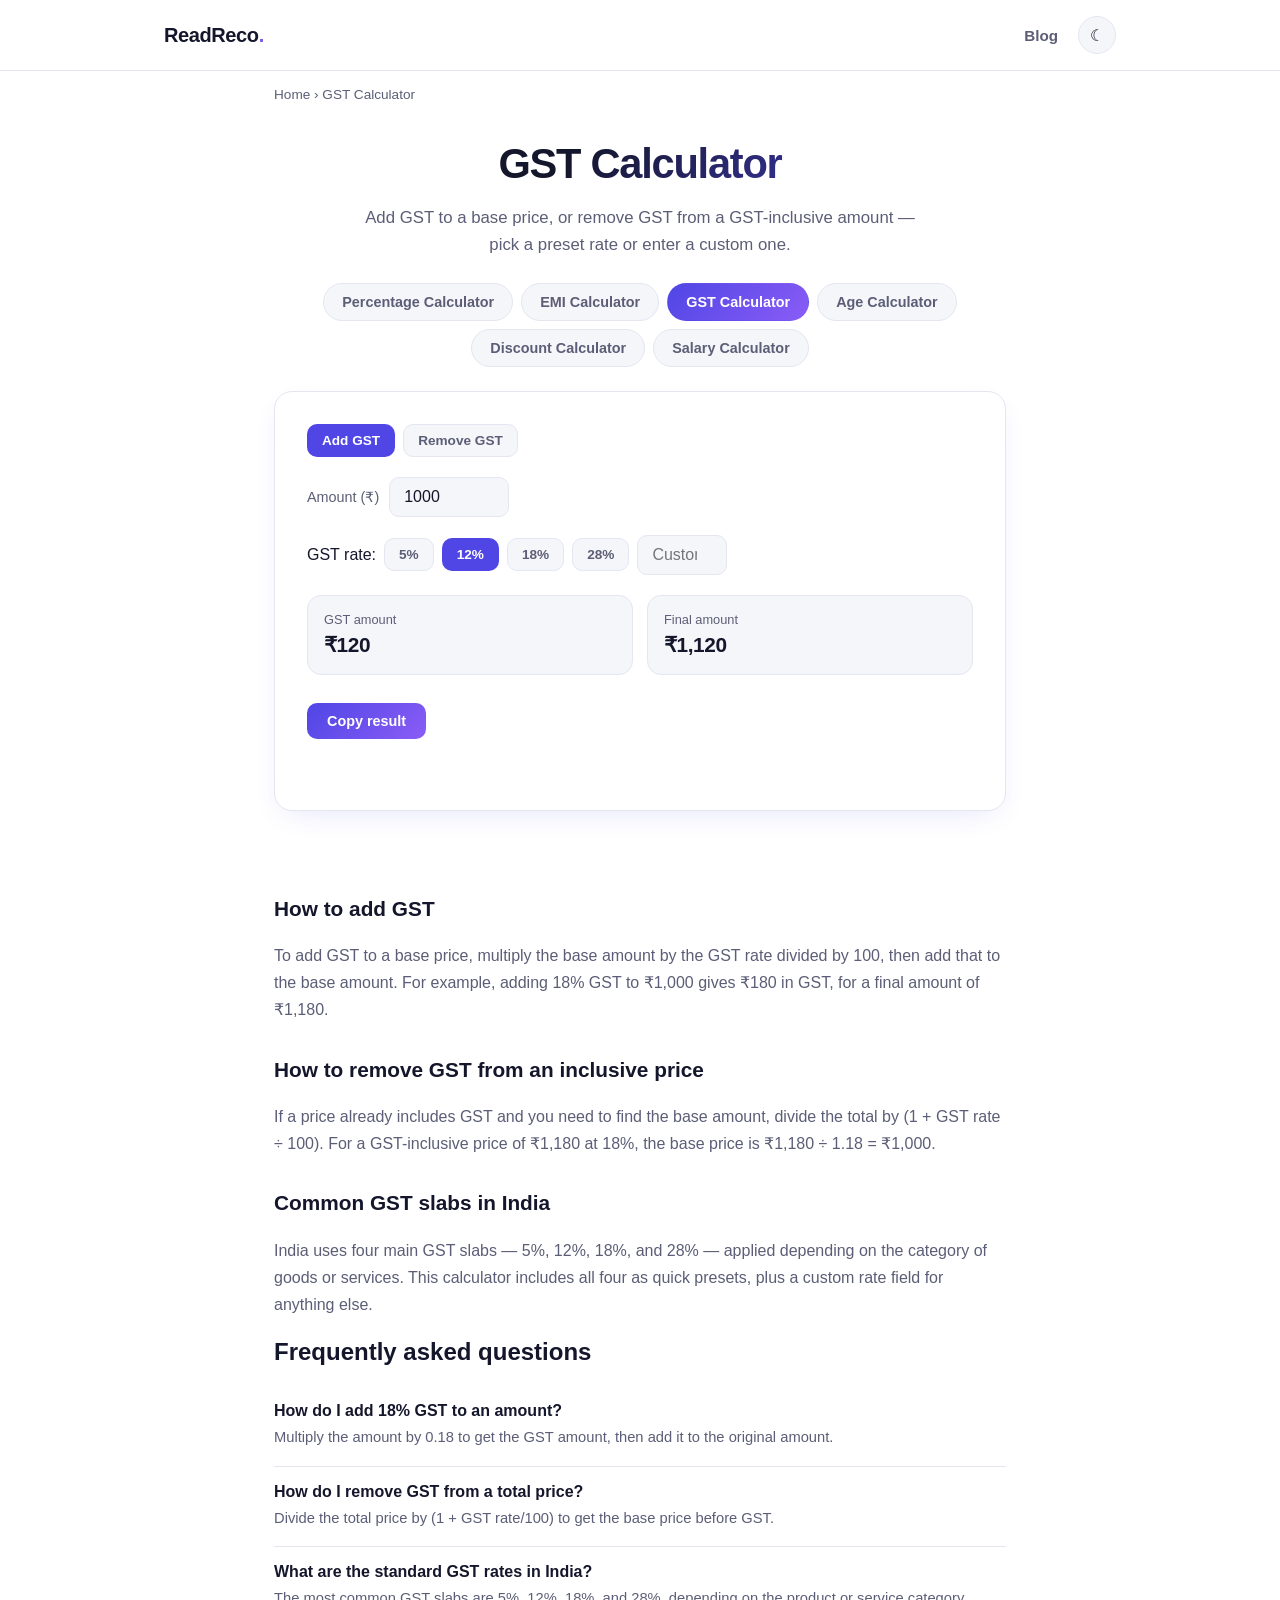
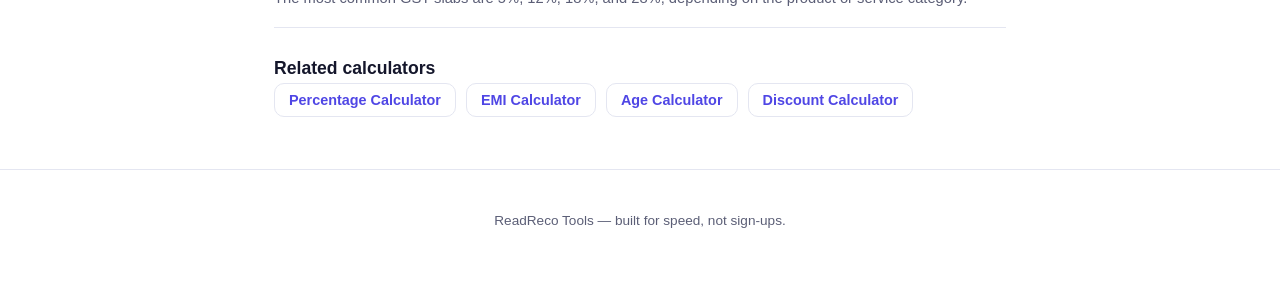
<file: gst-calculator.html>
<!DOCTYPE html>
<html lang="en">
<head>
<meta charset="UTF-8">
<meta name="viewport" content="width=device-width, initial-scale=1.0">
<title>GST Calculator — Add or Remove GST Instantly | ReadReco Tools</title>
<meta name="description" content="Free GST calculator to add GST to a base amount or remove GST from a GST-inclusive price, with 5%, 12%, 18%, and 28% presets.">
<link rel="canonical" href="https://www.readreco.in/gst-calculator.html">

<meta property="og:type" content="website">
<meta property="og:title" content="GST Calculator — Add or Remove GST Instantly | ReadReco Tools">
<meta property="og:description" content="Free GST calculator to add GST to a base amount or remove GST from a GST-inclusive price, with 5%, 12%, 18%, and 28% presets.">
<meta property="og:url" content="https://www.readreco.in/gst-calculator.html">
<meta property="og:site_name" content="ReadReco Tools">

<meta name="twitter:card" content="summary">
<meta name="twitter:title" content="GST Calculator — Add or Remove GST Instantly | ReadReco Tools">
<meta name="twitter:description" content="Free GST calculator to add GST to a base amount or remove GST from a GST-inclusive price, with 5%, 12%, 18%, and 28% presets.">

<link rel="stylesheet" href="style.css">

<script type="application/ld+json">
{
  "@context": "https://schema.org",
  "@type": "WebApplication",
  "name": "GST Calculator",
  "url": "https://www.readreco.in/gst-calculator.html",
  "description": "Free GST calculator to add GST to a base amount or remove GST from a GST-inclusive price, with 5%, 12%, 18%, and 28% presets.",
  "applicationCategory": "UtilitiesApplication",
  "operatingSystem": "Any",
  "offers": { "@type": "Offer", "price": "0", "priceCurrency": "USD" }
}
</script>
<script type="application/ld+json">
{
  "@context": "https://schema.org",
  "@type": "FAQPage",
  "mainEntity": [
    {
      "@type": "Question",
      "name": "How do I add 18% GST to an amount?",
      "acceptedAnswer": { "@type": "Answer", "text": "Multiply the amount by 0.18 to get the GST amount, then add it to the original amount." }
    },
    {
      "@type": "Question",
      "name": "How do I remove GST from a total price?",
      "acceptedAnswer": { "@type": "Answer", "text": "Divide the total price by (1 + GST rate/100) to get the base price before GST." }
    },
    {
      "@type": "Question",
      "name": "What are the standard GST rates in India?",
      "acceptedAnswer": { "@type": "Answer", "text": "The most common GST slabs are 5%, 12%, 18%, and 28%, depending on the product or service category." }
    }
  ]
}
</script>
</head>
<body>

<header class="nav">
  <div class="nav-inner">
    <a href="index.html" class="logo">ReadReco<span>.</span></a>
    <div class="nav-links">
      <a href="blog.html">Blog</a>
      <button class="theme-toggle" id="themeToggle" aria-label="Toggle dark mode">☾</button>
    </div>
  </div>
</header>

<nav class="breadcrumb"><a href="index.html">Home</a> &rsaquo; GST Calculator</nav>

<main>
  <section class="hero mini-hero">
    <h1>GST Calculator</h1>
    <p class="hero-sub">Add GST to a base price, or remove GST from a GST-inclusive amount — pick a preset rate or enter a custom one.</p>
  </section>

  <section class="tool-shell">
    <nav class="tool-nav">
      <a href="percentage-calculator.html" class="">Percentage Calculator</a>
      <a href="emi-calculator.html" class="">EMI Calculator</a>
      <a href="gst-calculator.html" class="current">GST Calculator</a>
      <a href="age-calculator.html" class="">Age Calculator</a>
      <a href="discount-calculator.html" class="">Discount Calculator</a>
      <a href="salary-calculator.html" class="">Salary Calculator</a>
    </nav>

    <section class="panel active" id="gst">
      <div class="mode-row">
        <button class="mode-btn active" data-mode="gst-add">Add GST</button>
        <button class="mode-btn" data-mode="gst-remove">Remove GST</button>
      </div>
      <div class="field-row">
        <label>Amount (₹) <input type="number" id="gstAmount" value="1000"></label>
      </div>
      <div class="field-row rate-select">
        <span>GST rate:</span>
        <button class="rate-btn" data-rate="5">5%</button>
        <button class="rate-btn active" data-rate="12">12%</button>
        <button class="rate-btn" data-rate="18">18%</button>
        <button class="rate-btn" data-rate="28">28%</button>
        <input type="number" id="gstCustomRate" placeholder="Custom %" style="width:90px">
      </div>
      <div class="result-grid">
        <div class="result-card"><span>GST amount</span><strong id="gstAmountOut">₹0</strong></div>
        <div class="result-card"><span>Final amount</span><strong id="gstFinal">₹0</strong></div>
      </div>
      <button class="copy-btn" data-copy-target="gst">Copy result</button>
    </section>
  </section>

  <article class="seo-content">
    <h2>How to add GST</h2>
    <p>To add GST to a base price, multiply the base amount by the GST rate divided by 100, then add that to the base amount. For example, adding 18% GST to ₹1,000 gives ₹180 in GST, for a final amount of ₹1,180.</p>
    <h2>How to remove GST from an inclusive price</h2>
    <p>If a price already includes GST and you need to find the base amount, divide the total by (1 + GST rate ÷ 100). For a GST-inclusive price of ₹1,180 at 18%, the base price is ₹1,180 ÷ 1.18 = ₹1,000.</p>
    <h2>Common GST slabs in India</h2>
    <p>India uses four main GST slabs — 5%, 12%, 18%, and 28% — applied depending on the category of goods or services. This calculator includes all four as quick presets, plus a custom rate field for anything else.</p>
  </article>

  <section class="faq-section">
    <h2>Frequently asked questions</h2>
    <div class="faq-item">
        <h3>How do I add 18% GST to an amount?</h3>
        <p>Multiply the amount by 0.18 to get the GST amount, then add it to the original amount.</p>
      </div>
      <div class="faq-item">
        <h3>How do I remove GST from a total price?</h3>
        <p>Divide the total price by (1 + GST rate/100) to get the base price before GST.</p>
      </div>
      <div class="faq-item">
        <h3>What are the standard GST rates in India?</h3>
        <p>The most common GST slabs are 5%, 12%, 18%, and 28%, depending on the product or service category.</p>
      </div>
  </section>

  <section class="related-tools">
    <h2>Related calculators</h2>
    <ul>
        <li><a href="percentage-calculator.html">Percentage Calculator</a></li>
        <li><a href="emi-calculator.html">EMI Calculator</a></li>
        <li><a href="age-calculator.html">Age Calculator</a></li>
        <li><a href="discount-calculator.html">Discount Calculator</a></li>
    </ul>
  </section>
</main>

<footer class="site-footer">
  <p>ReadReco Tools — built for speed, not sign-ups.</p>
</footer>

<script src="script.js"></script>
</body>
</html>
</file>
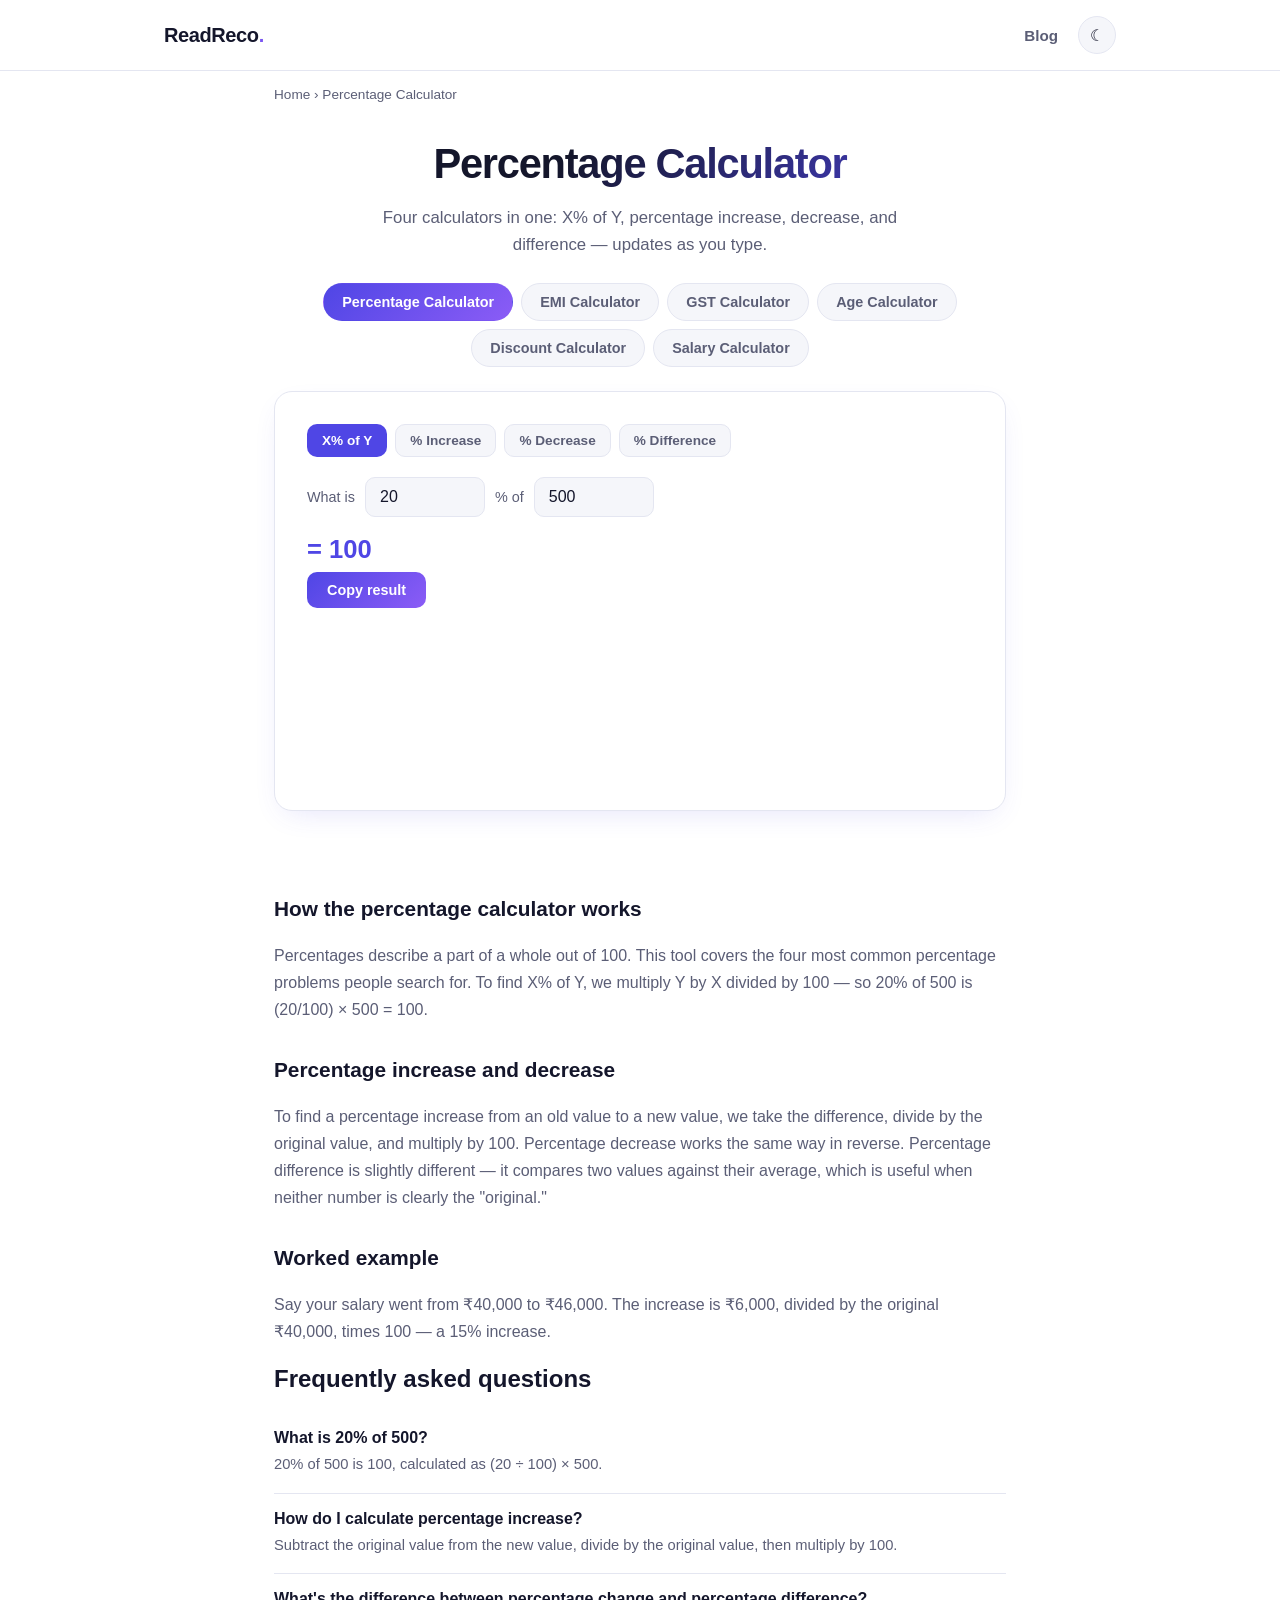
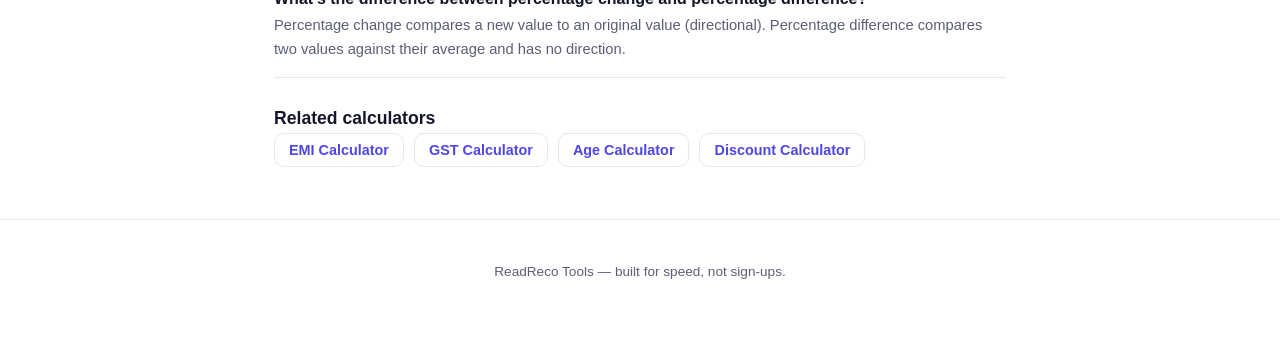
<file: percentage-calculator.html>
<!DOCTYPE html>
<html lang="en">
<head>
<meta charset="UTF-8">
<meta name="viewport" content="width=device-width, initial-scale=1.0">
<title>Percentage Calculator — Find % of a Number, Increase & Decrease | ReadReco Tools</title>
<meta name="description" content="Free percentage calculator. Find what X% of Y is, calculate percentage increase, decrease, or difference between two numbers instantly.">
<link rel="canonical" href="https://www.readreco.in/percentage-calculator.html">

<meta property="og:type" content="website">
<meta property="og:title" content="Percentage Calculator — Find % of a Number, Increase & Decrease | ReadReco Tools">
<meta property="og:description" content="Free percentage calculator. Find what X% of Y is, calculate percentage increase, decrease, or difference between two numbers instantly.">
<meta property="og:url" content="https://www.readreco.in/percentage-calculator.html">
<meta property="og:site_name" content="ReadReco Tools">

<meta name="twitter:card" content="summary">
<meta name="twitter:title" content="Percentage Calculator — Find % of a Number, Increase & Decrease | ReadReco Tools">
<meta name="twitter:description" content="Free percentage calculator. Find what X% of Y is, calculate percentage increase, decrease, or difference between two numbers instantly.">

<link rel="stylesheet" href="style.css">

<script type="application/ld+json">
{
  "@context": "https://schema.org",
  "@type": "WebApplication",
  "name": "Percentage Calculator",
  "url": "https://www.readreco.in/percentage-calculator.html",
  "description": "Free percentage calculator. Find what X% of Y is, calculate percentage increase, decrease, or difference between two numbers instantly.",
  "applicationCategory": "UtilitiesApplication",
  "operatingSystem": "Any",
  "offers": { "@type": "Offer", "price": "0", "priceCurrency": "USD" }
}
</script>
<script type="application/ld+json">
{
  "@context": "https://schema.org",
  "@type": "FAQPage",
  "mainEntity": [
    {
      "@type": "Question",
      "name": "What is 20% of 500?",
      "acceptedAnswer": { "@type": "Answer", "text": "20% of 500 is 100, calculated as (20 ÷ 100) × 500." }
    },
    {
      "@type": "Question",
      "name": "How do I calculate percentage increase?",
      "acceptedAnswer": { "@type": "Answer", "text": "Subtract the original value from the new value, divide by the original value, then multiply by 100." }
    },
    {
      "@type": "Question",
      "name": "What's the difference between percentage change and percentage difference?",
      "acceptedAnswer": { "@type": "Answer", "text": "Percentage change compares a new value to an original value (directional). Percentage difference compares two values against their average and has no direction." }
    }
  ]
}
</script>
</head>
<body>

<header class="nav">
  <div class="nav-inner">
    <a href="index.html" class="logo">ReadReco<span>.</span></a>
    <div class="nav-links">
      <a href="blog.html">Blog</a>
      <button class="theme-toggle" id="themeToggle" aria-label="Toggle dark mode">☾</button>
    </div>
  </div>
</header>

<nav class="breadcrumb"><a href="index.html">Home</a> &rsaquo; Percentage Calculator</nav>

<main>
  <section class="hero mini-hero">
    <h1>Percentage Calculator</h1>
    <p class="hero-sub">Four calculators in one: X% of Y, percentage increase, decrease, and difference — updates as you type.</p>
  </section>

  <section class="tool-shell">
    <nav class="tool-nav">
      <a href="percentage-calculator.html" class="current">Percentage Calculator</a>
      <a href="emi-calculator.html" class="">EMI Calculator</a>
      <a href="gst-calculator.html" class="">GST Calculator</a>
      <a href="age-calculator.html" class="">Age Calculator</a>
      <a href="discount-calculator.html" class="">Discount Calculator</a>
      <a href="salary-calculator.html" class="">Salary Calculator</a>
    </nav>

    <section class="panel active" id="percentage">
      <div class="mode-row">
        <button class="mode-btn active" data-mode="p-of">X% of Y</button>
        <button class="mode-btn" data-mode="p-inc">% Increase</button>
        <button class="mode-btn" data-mode="p-dec">% Decrease</button>
        <button class="mode-btn" data-mode="p-diff">% Difference</button>
      </div>
      <div class="mode-panel active" data-mode-panel="p-of">
        <div class="field-row">
          <label>What is <input type="number" id="p1a" value="20"> % of <input type="number" id="p1b" value="500"></label>
        </div>
        <div class="result" id="p1result">= 100</div>
      </div>
      <div class="mode-panel" data-mode-panel="p-inc">
        <div class="field-row">
          <label>From <input type="number" id="p2a" value="100"> to <input type="number" id="p2b" value="150"></label>
        </div>
        <div class="result" id="p2result">= 50% increase</div>
      </div>
      <div class="mode-panel" data-mode-panel="p-dec">
        <div class="field-row">
          <label>From <input type="number" id="p3a" value="150"> to <input type="number" id="p3b" value="100"></label>
        </div>
        <div class="result" id="p3result">= 33.33% decrease</div>
      </div>
      <div class="mode-panel" data-mode-panel="p-diff">
        <div class="field-row">
          <label>Value A <input type="number" id="p4a" value="80"> Value B <input type="number" id="p4b" value="100"></label>
        </div>
        <div class="result" id="p4result">= 22.22% difference</div>
      </div>
      <button class="copy-btn" data-copy-target="percentage">Copy result</button>
    </section>
  </section>

  <article class="seo-content">
    <h2>How the percentage calculator works</h2>
    <p>Percentages describe a part of a whole out of 100. This tool covers the four most common percentage problems people search for. To find X% of Y, we multiply Y by X divided by 100 — so 20% of 500 is (20/100) × 500 = 100.</p>
    <h2>Percentage increase and decrease</h2>
    <p>To find a percentage increase from an old value to a new value, we take the difference, divide by the original value, and multiply by 100. Percentage decrease works the same way in reverse. Percentage difference is slightly different — it compares two values against their average, which is useful when neither number is clearly the "original."</p>
    <h2>Worked example</h2>
    <p>Say your salary went from ₹40,000 to ₹46,000. The increase is ₹6,000, divided by the original ₹40,000, times 100 — a 15% increase.</p>
  </article>

  <section class="faq-section">
    <h2>Frequently asked questions</h2>
    <div class="faq-item">
        <h3>What is 20% of 500?</h3>
        <p>20% of 500 is 100, calculated as (20 ÷ 100) × 500.</p>
      </div>
      <div class="faq-item">
        <h3>How do I calculate percentage increase?</h3>
        <p>Subtract the original value from the new value, divide by the original value, then multiply by 100.</p>
      </div>
      <div class="faq-item">
        <h3>What's the difference between percentage change and percentage difference?</h3>
        <p>Percentage change compares a new value to an original value (directional). Percentage difference compares two values against their average and has no direction.</p>
      </div>
  </section>

  <section class="related-tools">
    <h2>Related calculators</h2>
    <ul>
        <li><a href="emi-calculator.html">EMI Calculator</a></li>
        <li><a href="gst-calculator.html">GST Calculator</a></li>
        <li><a href="age-calculator.html">Age Calculator</a></li>
        <li><a href="discount-calculator.html">Discount Calculator</a></li>
    </ul>
  </section>
</main>

<footer class="site-footer">
  <p>ReadReco Tools — built for speed, not sign-ups.</p>
</footer>

<script src="script.js"></script>
</body>
</html>
</file>
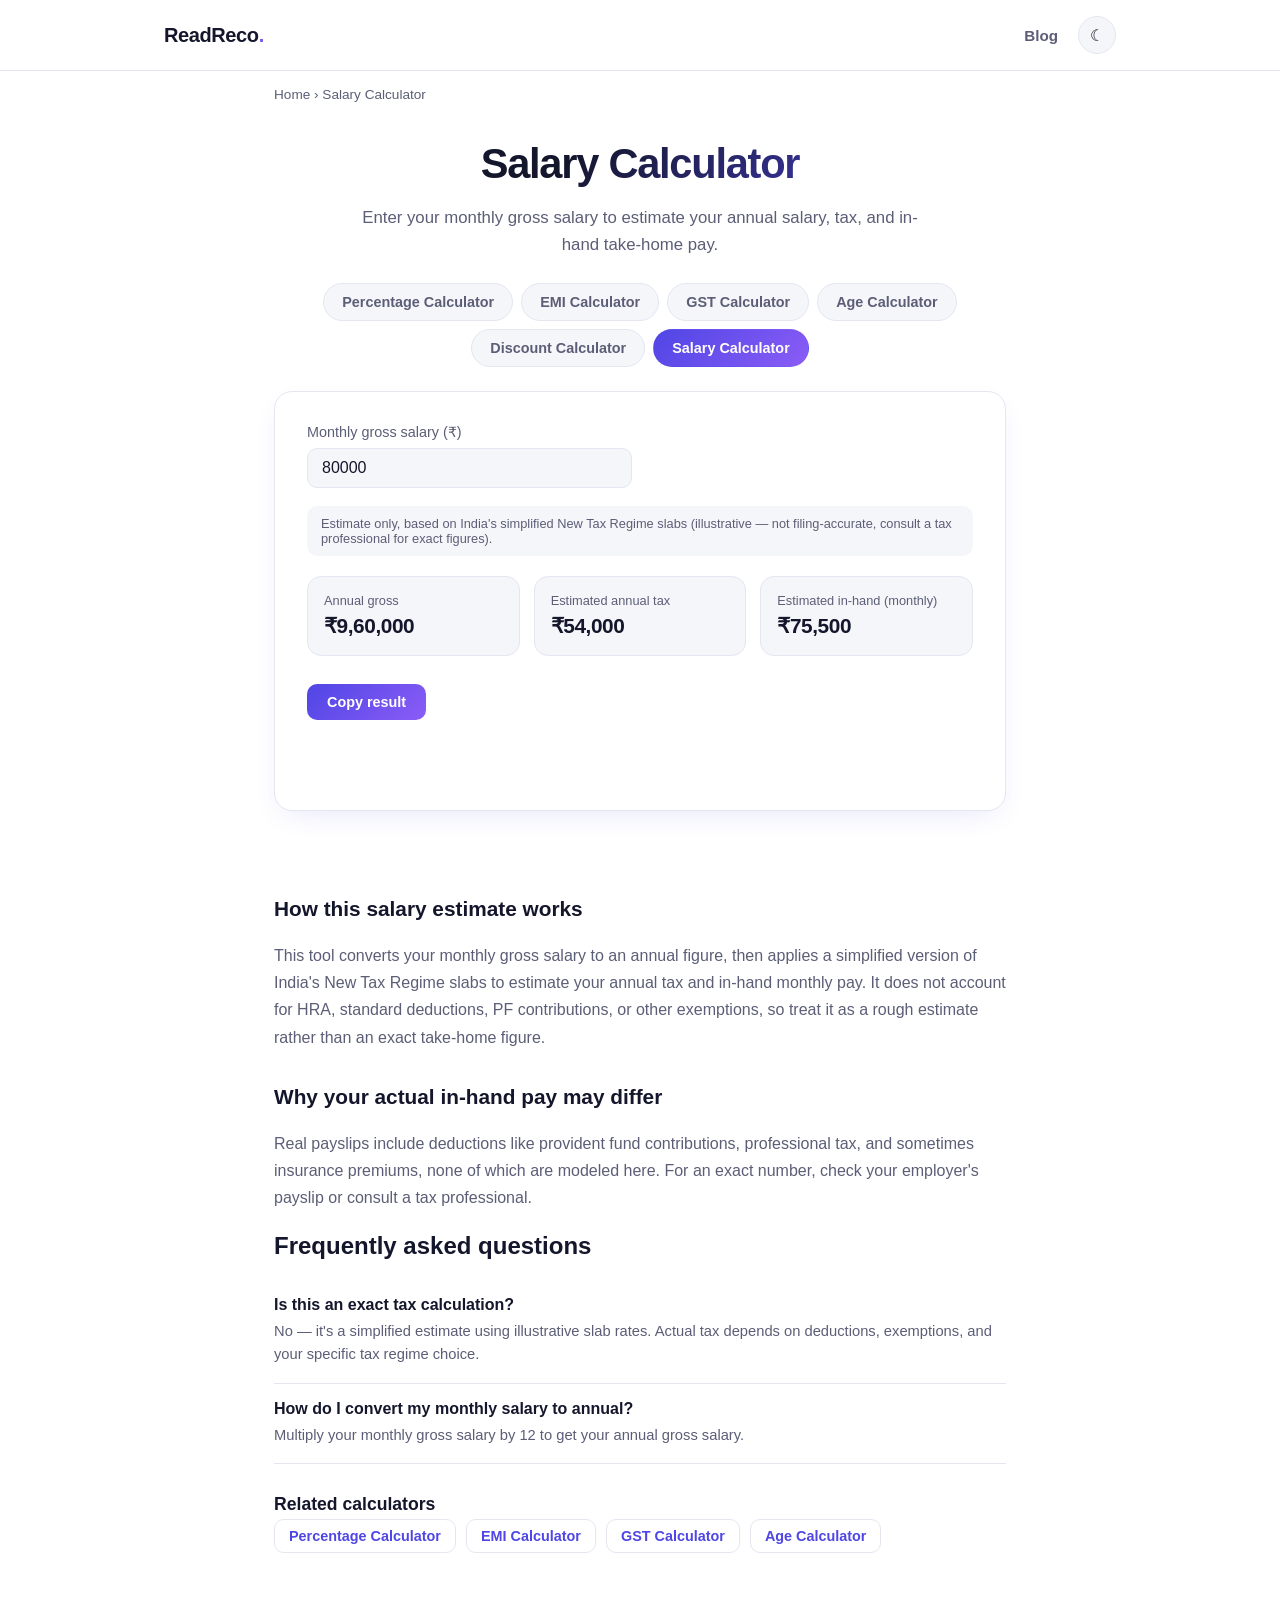
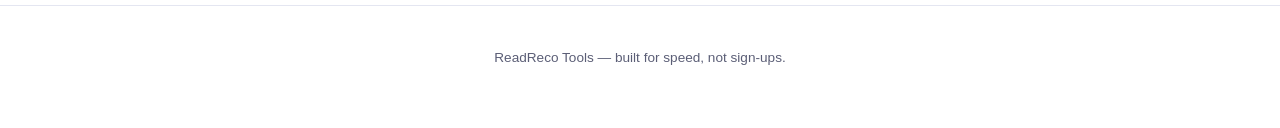
<file: salary-calculator.html>
<!DOCTYPE html>
<html lang="en">
<head>
<meta charset="UTF-8">
<meta name="viewport" content="width=device-width, initial-scale=1.0">
<title>Salary Calculator — Monthly to Annual & In-Hand Estimate | ReadReco Tools</title>
<meta name="description" content="Free salary calculator to convert monthly salary to annual, and estimate in-hand salary after tax based on India's simplified New Tax Regime slabs.">
<link rel="canonical" href="https://www.readreco.in/salary-calculator.html">

<meta property="og:type" content="website">
<meta property="og:title" content="Salary Calculator — Monthly to Annual & In-Hand Estimate | ReadReco Tools">
<meta property="og:description" content="Free salary calculator to convert monthly salary to annual, and estimate in-hand salary after tax based on India's simplified New Tax Regime slabs.">
<meta property="og:url" content="https://www.readreco.in/salary-calculator.html">
<meta property="og:site_name" content="ReadReco Tools">

<meta name="twitter:card" content="summary">
<meta name="twitter:title" content="Salary Calculator — Monthly to Annual & In-Hand Estimate | ReadReco Tools">
<meta name="twitter:description" content="Free salary calculator to convert monthly salary to annual, and estimate in-hand salary after tax based on India's simplified New Tax Regime slabs.">

<link rel="stylesheet" href="style.css">

<script type="application/ld+json">
{
  "@context": "https://schema.org",
  "@type": "WebApplication",
  "name": "Salary Calculator",
  "url": "https://www.readreco.in/salary-calculator.html",
  "description": "Free salary calculator to convert monthly salary to annual, and estimate in-hand salary after tax based on India's simplified New Tax Regime slabs.",
  "applicationCategory": "UtilitiesApplication",
  "operatingSystem": "Any",
  "offers": { "@type": "Offer", "price": "0", "priceCurrency": "USD" }
}
</script>
<script type="application/ld+json">
{
  "@context": "https://schema.org",
  "@type": "FAQPage",
  "mainEntity": [
    {
      "@type": "Question",
      "name": "Is this an exact tax calculation?",
      "acceptedAnswer": { "@type": "Answer", "text": "No — it's a simplified estimate using illustrative slab rates. Actual tax depends on deductions, exemptions, and your specific tax regime choice." }
    },
    {
      "@type": "Question",
      "name": "How do I convert my monthly salary to annual?",
      "acceptedAnswer": { "@type": "Answer", "text": "Multiply your monthly gross salary by 12 to get your annual gross salary." }
    }
  ]
}
</script>
</head>
<body>

<header class="nav">
  <div class="nav-inner">
    <a href="index.html" class="logo">ReadReco<span>.</span></a>
    <div class="nav-links">
      <a href="blog.html">Blog</a>
      <button class="theme-toggle" id="themeToggle" aria-label="Toggle dark mode">☾</button>
    </div>
  </div>
</header>

<nav class="breadcrumb"><a href="index.html">Home</a> &rsaquo; Salary Calculator</nav>

<main>
  <section class="hero mini-hero">
    <h1>Salary Calculator</h1>
    <p class="hero-sub">Enter your monthly gross salary to estimate your annual salary, tax, and in-hand take-home pay.</p>
  </section>

  <section class="tool-shell">
    <nav class="tool-nav">
      <a href="percentage-calculator.html" class="">Percentage Calculator</a>
      <a href="emi-calculator.html" class="">EMI Calculator</a>
      <a href="gst-calculator.html" class="">GST Calculator</a>
      <a href="age-calculator.html" class="">Age Calculator</a>
      <a href="discount-calculator.html" class="">Discount Calculator</a>
      <a href="salary-calculator.html" class="current">Salary Calculator</a>
    </nav>

    <section class="panel active" id="salary">
      <div class="field-grid">
        <label>Monthly gross salary (₹) <input type="number" id="salMonthly" value="80000"></label>
      </div>
      <p class="disclaimer">Estimate only, based on India's simplified New Tax Regime slabs (illustrative — not filing-accurate, consult a tax professional for exact figures).</p>
      <div class="result-grid">
        <div class="result-card"><span>Annual gross</span><strong id="salAnnual">₹0</strong></div>
        <div class="result-card"><span>Estimated annual tax</span><strong id="salTax">₹0</strong></div>
        <div class="result-card"><span>Estimated in-hand (monthly)</span><strong id="salInHand">₹0</strong></div>
      </div>
      <button class="copy-btn" data-copy-target="salary">Copy result</button>
    </section>
  </section>

  <article class="seo-content">
    <h2>How this salary estimate works</h2>
    <p>This tool converts your monthly gross salary to an annual figure, then applies a simplified version of India's New Tax Regime slabs to estimate your annual tax and in-hand monthly pay. It does not account for HRA, standard deductions, PF contributions, or other exemptions, so treat it as a rough estimate rather than an exact take-home figure.</p>
    <h2>Why your actual in-hand pay may differ</h2>
    <p>Real payslips include deductions like provident fund contributions, professional tax, and sometimes insurance premiums, none of which are modeled here. For an exact number, check your employer's payslip or consult a tax professional.</p>
  </article>

  <section class="faq-section">
    <h2>Frequently asked questions</h2>
    <div class="faq-item">
        <h3>Is this an exact tax calculation?</h3>
        <p>No — it's a simplified estimate using illustrative slab rates. Actual tax depends on deductions, exemptions, and your specific tax regime choice.</p>
      </div>
      <div class="faq-item">
        <h3>How do I convert my monthly salary to annual?</h3>
        <p>Multiply your monthly gross salary by 12 to get your annual gross salary.</p>
      </div>
  </section>

  <section class="related-tools">
    <h2>Related calculators</h2>
    <ul>
        <li><a href="percentage-calculator.html">Percentage Calculator</a></li>
        <li><a href="emi-calculator.html">EMI Calculator</a></li>
        <li><a href="gst-calculator.html">GST Calculator</a></li>
        <li><a href="age-calculator.html">Age Calculator</a></li>
    </ul>
  </section>
</main>

<footer class="site-footer">
  <p>ReadReco Tools — built for speed, not sign-ups.</p>
</footer>

<script src="script.js"></script>
</body>
</html>
</file>
<file: style.css>
:root {
  --indigo: #4F46E5;
  --blue: #3B82F6;
  --purple: #8B5CF6;
  --bg: #FFFFFF;
  --bg-soft: #F5F6FA;
  --text: #14162B;
  --text-dim: #5B5E76;
  --border: #E4E6F1;
  --card: #FFFFFF;
  --radius: 18px;
  --shadow: 0 10px 30px -12px rgba(79, 70, 229, 0.18);
}

[data-theme="dark"] {
  --bg: #0B0F19;
  --bg-soft: #10152A;
  --text: #EEF0FF;
  --text-dim: #9DA1C4;
  --border: #232945;
  --card: #131832;
  --shadow: 0 10px 30px -12px rgba(0, 0, 0, 0.5);
}

* { box-sizing: border-box; }

body {
  margin: 0;
  font-family: -apple-system, BlinkMacSystemFont, "Segoe UI", Inter, Roboto, sans-serif;
  background: var(--bg);
  color: var(--text);
  transition: background 0.3s ease, color 0.3s ease;
}

.nav {
  position: sticky;
  top: 0;
  z-index: 50;
  backdrop-filter: blur(12px);
  background: color-mix(in srgb, var(--bg) 80%, transparent);
  border-bottom: 1px solid var(--border);
}

.nav-inner {
  max-width: 1000px;
  margin: 0 auto;
  padding: 16px 24px;
  display: flex;
  justify-content: space-between;
  align-items: center;
}

.logo {
  font-weight: 800;
  font-size: 1.25rem;
  text-decoration: none;
  color: var(--text);
  letter-spacing: -0.02em;
}
.logo span {
  background: linear-gradient(135deg, var(--indigo), var(--purple));
  -webkit-background-clip: text;
  background-clip: text;
  color: transparent;
}

.theme-toggle {
  border: 1px solid var(--border);
  background: var(--bg-soft);
  color: var(--text);
  width: 38px;
  height: 38px;
  border-radius: 50%;
  cursor: pointer;
  font-size: 1rem;
}

.hero {
  max-width: 780px;
  margin: 0 auto;
  padding: 72px 24px 40px;
  text-align: center;
}

.eyebrow {
  display: inline-block;
  font-size: 0.8rem;
  font-weight: 600;
  color: var(--indigo);
  background: color-mix(in srgb, var(--indigo) 12%, transparent);
  padding: 6px 14px;
  border-radius: 999px;
  margin-bottom: 20px;
}

.hero h1 {
  font-size: clamp(2.2rem, 5vw, 3.4rem);
  line-height: 1.08;
  letter-spacing: -0.03em;
  margin: 0 0 18px;
  background: linear-gradient(135deg, var(--text) 40%, var(--indigo) 100%);
  -webkit-background-clip: text;
  background-clip: text;
  color: transparent;
}

.hero-sub {
  color: var(--text-dim);
  font-size: 1.05rem;
  line-height: 1.6;
  max-width: 560px;
  margin: 0 auto;
}

.tool-shell {
  max-width: 780px;
  margin: 0 auto 80px;
  padding: 0 24px;
}

.tabs {
  display: flex;
  flex-wrap: wrap;
  gap: 8px;
  justify-content: center;
  margin-bottom: 24px;
}

.tab {
  border: 1px solid var(--border);
  background: var(--bg-soft);
  color: var(--text-dim);
  padding: 10px 18px;
  border-radius: 999px;
  font-size: 0.9rem;
  font-weight: 600;
  cursor: pointer;
  transition: all 0.2s ease;
}

.tab.active {
  background: linear-gradient(135deg, var(--indigo), var(--purple));
  color: white;
  border-color: transparent;
}

.panel {
  display: none;
  background: var(--card);
  border: 1px solid var(--border);
  border-radius: var(--radius);
  box-shadow: var(--shadow);
  padding: 32px;
}

.panel.active { display: block; animation: fadeIn 0.3s ease; }

@keyframes fadeIn {
  from { opacity: 0; transform: translateY(6px); }
  to { opacity: 1; transform: translateY(0); }
}

.panel h2 {
  margin-top: 0;
  font-size: 1.4rem;
  letter-spacing: -0.02em;
}

.mode-row {
  display: flex;
  flex-wrap: wrap;
  gap: 8px;
  margin-bottom: 20px;
}

.mode-btn, .rate-btn {
  border: 1px solid var(--border);
  background: var(--bg-soft);
  color: var(--text-dim);
  padding: 8px 14px;
  border-radius: 10px;
  font-size: 0.85rem;
  font-weight: 600;
  cursor: pointer;
}

.mode-btn.active, .rate-btn.active {
  background: var(--indigo);
  color: white;
  border-color: transparent;
}

.mode-panel { display: none; }
.mode-panel.active { display: block; }

.field-row, .field-grid {
  margin-bottom: 18px;
}

.field-grid {
  display: grid;
  grid-template-columns: 1fr 1fr;
  gap: 16px;
}

@media (max-width: 560px) {
  .field-grid { grid-template-columns: 1fr; }
}

label {
  display: flex;
  flex-direction: column;
  gap: 8px;
  font-size: 0.9rem;
  color: var(--text-dim);
  font-weight: 500;
}

.field-row label {
  flex-direction: row;
  align-items: center;
  flex-wrap: wrap;
  gap: 10px;
}

input[type="number"], input[type="date"] {
  background: var(--bg-soft);
  border: 1px solid var(--border);
  border-radius: 10px;
  padding: 10px 14px;
  font-size: 1rem;
  color: var(--text);
  width: 120px;
  min-width: 0;
}

.field-grid input[type="number"], .field-grid input[type="date"] {
  width: 100%;
}

input[type="range"] {
  width: 100%;
  accent-color: var(--indigo);
}

.checkbox-row {
  flex-direction: row;
  align-items: center;
  gap: 8px;
  margin-bottom: 12px;
}

.rate-select {
  display: flex;
  align-items: center;
  gap: 8px;
  flex-wrap: wrap;
}

.result {
  font-size: 1.6rem;
  font-weight: 700;
  color: var(--indigo);
  margin-top: 8px;
}

.result-grid {
  display: grid;
  grid-template-columns: repeat(auto-fit, minmax(150px, 1fr));
  gap: 14px;
  margin: 20px 0;
}

.result-card {
  background: var(--bg-soft);
  border: 1px solid var(--border);
  border-radius: 14px;
  padding: 16px;
  display: flex;
  flex-direction: column;
  gap: 6px;
}

.result-card span {
  font-size: 0.8rem;
  color: var(--text-dim);
}

.result-card strong {
  font-size: 1.3rem;
  letter-spacing: -0.02em;
  font-variant-numeric: tabular-nums;
  min-height: 1.6rem;
  display: block;
  word-break: break-word;
}

.result {
  font-variant-numeric: tabular-nums;
}

.panel {
  min-height: 420px;
}

input[type="number"], input[type="date"] {
  font-variant-numeric: tabular-nums;
}

.bar-viz {
  display: flex;
  height: 14px;
  border-radius: 999px;
  overflow: hidden;
  margin-bottom: 8px;
}

.bar.principal { background: var(--indigo); }
.bar.interest { background: var(--purple); }

.bar-legend {
  display: flex;
  gap: 16px;
  font-size: 0.8rem;
  color: var(--text-dim);
}

.dot {
  display: inline-block;
  width: 8px;
  height: 8px;
  border-radius: 50%;
  margin-right: 6px;
}
.dot.principal { background: var(--indigo); }
.dot.interest { background: var(--purple); }

.disclaimer {
  font-size: 0.8rem;
  color: var(--text-dim);
  background: var(--bg-soft);
  border-radius: 10px;
  padding: 10px 14px;
  margin: 0 0 18px;
}

.copy-btn {
  margin-top: 8px;
  border: none;
  background: linear-gradient(135deg, var(--indigo), var(--purple));
  color: white;
  padding: 10px 20px;
  border-radius: 10px;
  font-weight: 600;
  cursor: pointer;
  font-size: 0.9rem;
}

.copy-btn:active { transform: scale(0.98); }

.site-footer {
  text-align: center;
  padding: 30px 24px 50px;
  color: var(--text-dim);
  font-size: 0.85rem;
  border-top: 1px solid var(--border);
}

/* ---------- Multi-page additions ---------- */
.tool-nav {
  display: flex;
  flex-wrap: wrap;
  gap: 8px;
  justify-content: center;
  margin-bottom: 24px;
}

.tool-nav a {
  border: 1px solid var(--border);
  background: var(--bg-soft);
  color: var(--text-dim);
  padding: 10px 18px;
  border-radius: 999px;
  font-size: 0.9rem;
  font-weight: 600;
  text-decoration: none;
  transition: all 0.2s ease;
}

.tool-nav a.current {
  background: linear-gradient(135deg, var(--indigo), var(--purple));
  color: white;
  border-color: transparent;
}

.tool-nav a:hover:not(.current) {
  border-color: var(--indigo);
  color: var(--indigo);
}

.card-grid {
  display: grid;
  grid-template-columns: repeat(auto-fit, minmax(220px, 1fr));
  gap: 18px;
}

.tool-card {
  display: block;
  background: var(--card);
  border: 1px solid var(--border);
  border-radius: var(--radius);
  padding: 24px;
  text-decoration: none;
  color: var(--text);
  box-shadow: var(--shadow);
  transition: transform 0.2s ease;
}

.tool-card:hover {
  transform: translateY(-4px);
}

.tool-card .icon {
  font-size: 1.6rem;
  margin-bottom: 10px;
  display: block;
}

.tool-card h3 {
  margin: 0 0 6px;
  font-size: 1.1rem;
}

.tool-card p {
  margin: 0;
  color: var(--text-dim);
  font-size: 0.88rem;
  line-height: 1.5;
}

.seo-content {
  max-width: 780px;
  margin: 40px auto 0;
  padding: 0 24px;
  color: var(--text-dim);
  line-height: 1.7;
}

.seo-content h2 {
  color: var(--text);
  font-size: 1.3rem;
  margin: 28px 0 12px;
}

.faq-section {
  max-width: 780px;
  margin: 20px auto 0;
  padding: 0 24px;
}

.faq-item {
  border-bottom: 1px solid var(--border);
  padding: 16px 0;
}

.faq-item h3 {
  font-size: 1rem;
  margin: 0 0 6px;
}

.faq-item p {
  margin: 0;
  color: var(--text-dim);
  font-size: 0.92rem;
  line-height: 1.6;
}

.related-tools {
  max-width: 780px;
  margin: 30px auto 60px;
  padding: 0 24px;
}

.related-tools h2 {
  font-size: 1.1rem;
  margin-bottom: 12px;
}

.related-tools ul {
  list-style: none;
  padding: 0;
  margin: 0;
  display: flex;
  flex-wrap: wrap;
  gap: 10px;
}

.related-tools a {
  color: var(--indigo);
  text-decoration: none;
  font-weight: 600;
  font-size: 0.9rem;
  border: 1px solid var(--border);
  padding: 8px 14px;
  border-radius: 10px;
}

.related-tools a:hover {
  border-color: var(--indigo);
}

.breadcrumb {
  max-width: 780px;
  margin: 0 auto;
  padding: 16px 24px 0;
  font-size: 0.85rem;
  color: var(--text-dim);
}

.breadcrumb a {
  color: var(--text-dim);
  text-decoration: none;
}

.breadcrumb a:hover {
  color: var(--indigo);
}

.mini-hero {
  padding: 40px 24px 24px;
}

.mini-hero h1 {
  font-size: clamp(1.8rem, 4vw, 2.6rem);
}

/* ---------- Blog & nav-links additions ---------- */
.nav-links {
  display: flex;
  align-items: center;
  gap: 20px;
}

.nav-links a {
  color: var(--text-dim);
  text-decoration: none;
  font-weight: 600;
  font-size: 0.95rem;
}

.nav-links a:hover {
  color: var(--indigo);
}

.blog-list {
  max-width: 780px;
  margin: 0 auto 60px;
  padding: 0 24px;
  display: flex;
  flex-direction: column;
  gap: 16px;
}

.blog-card {
  display: block;
  background: var(--card);
  border: 1px solid var(--border);
  border-radius: var(--radius);
  padding: 24px;
  text-decoration: none;
  color: var(--text);
  box-shadow: var(--shadow);
  transition: transform 0.2s ease;
}

.blog-card:hover {
  transform: translateY(-3px);
}

.blog-card .blog-date {
  font-size: 0.78rem;
  color: var(--text-dim);
  text-transform: uppercase;
  letter-spacing: 0.04em;
}

.blog-card h3 {
  margin: 6px 0 8px;
  font-size: 1.15rem;
}

.blog-card p {
  margin: 0;
  color: var(--text-dim);
  font-size: 0.92rem;
  line-height: 1.6;
}

.blog-article {
  max-width: 720px;
  margin: 0 auto;
  padding: 40px 24px 60px;
  line-height: 1.75;
  color: var(--text-dim);
}

.blog-article h1 {
  color: var(--text);
  font-size: clamp(1.7rem, 4vw, 2.2rem);
  line-height: 1.15;
  margin-bottom: 8px;
}

.blog-article .blog-meta {
  font-size: 0.85rem;
  color: var(--text-dim);
  margin-bottom: 28px;
}

.blog-article h2 {
  color: var(--text);
  font-size: 1.3rem;
  margin: 30px 0 12px;
}

.blog-article a {
  color: var(--indigo);
  font-weight: 600;
}

.blog-cta {
  margin-top: 30px;
  padding: 20px;
  background: var(--bg-soft);
  border: 1px solid var(--border);
  border-radius: 14px;
}
</file>
